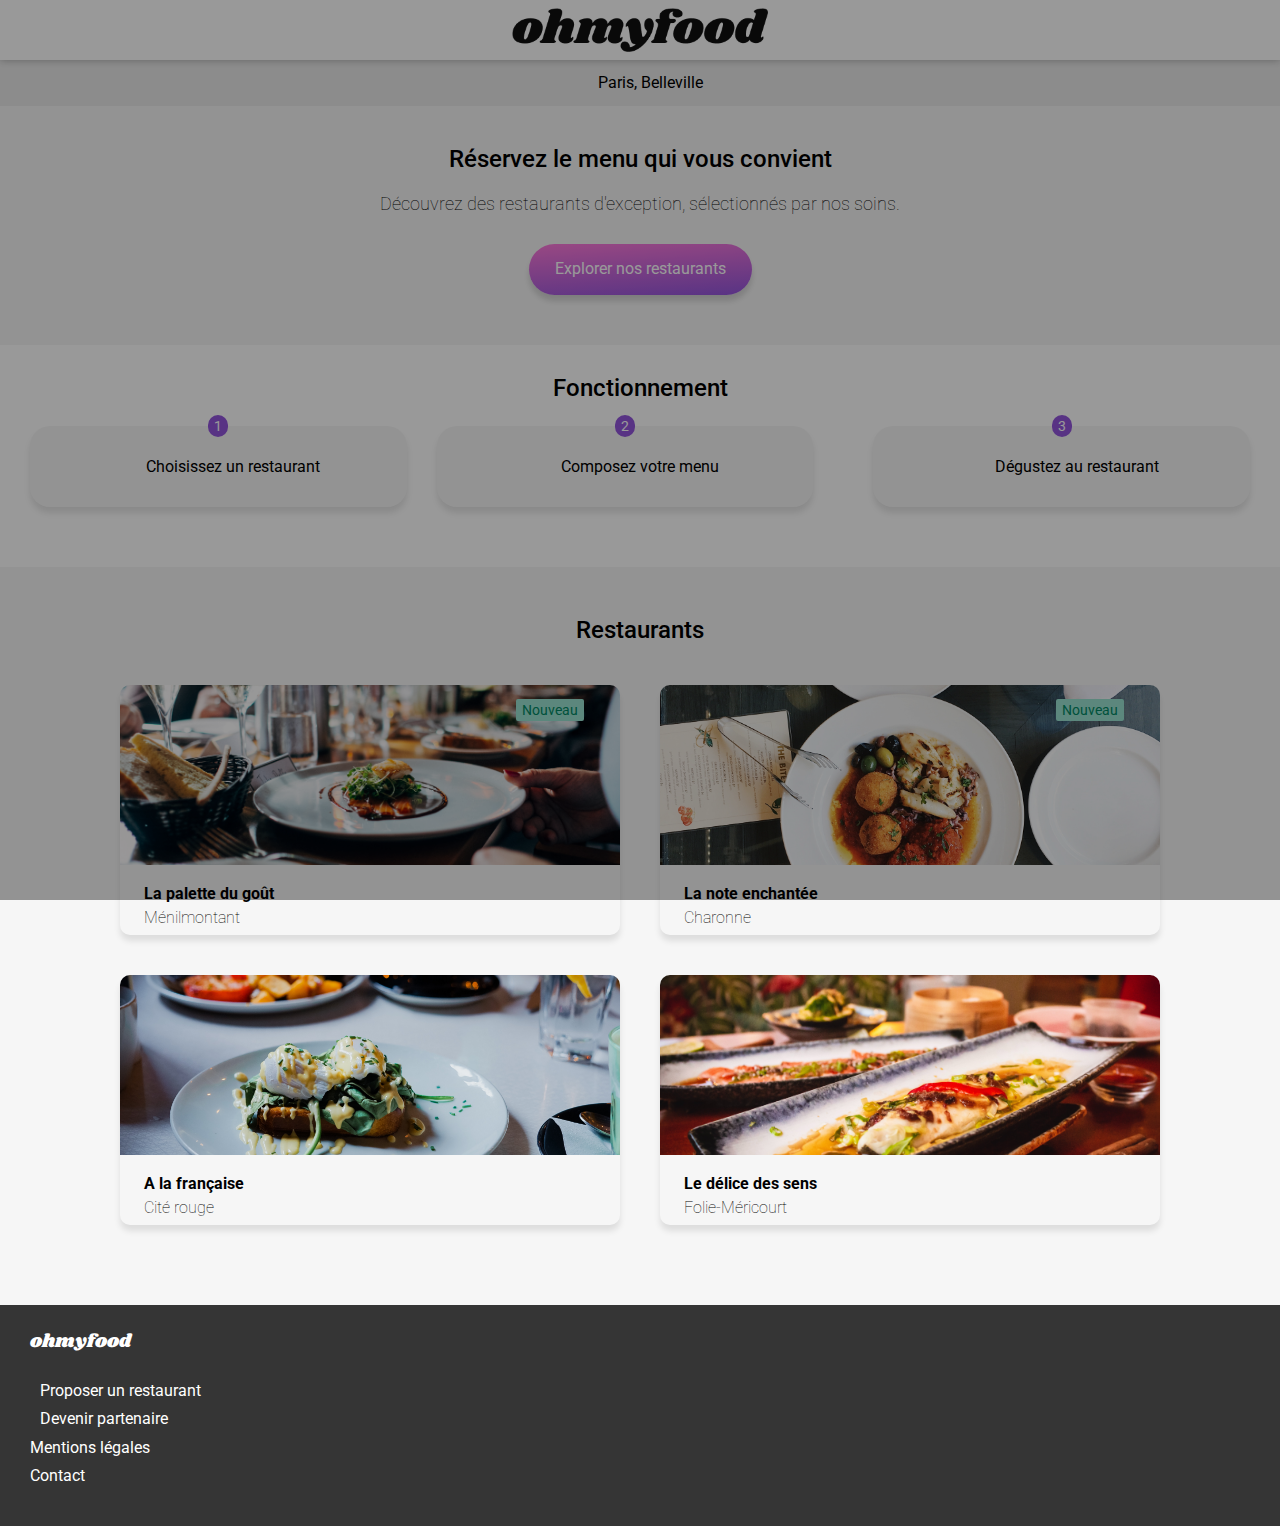
<file: index.html>
<!DOCTYPE html>
<html lang="fr">

<head>
    <meta charset="UTF-8"/>
    <meta name="viewport" content="width=device-width, initial-scale=1">
    <title>ohmyfood</title>
    <link rel="stylesheet" href="https://pro.fontawesome.com/releases/v5.10.0/css/all.css"
          integrity="sha384-AYmEC3Yw5cVb3ZcuHtOA93w35dYTsvhLPVnYs9eStHfGJvOvKxVfELGroGkvsg+p" crossorigin="anonymous"/>
    <link rel="preconnect" href="https://fonts.googleapis.com">
    <link rel="preconnect" href="https://fonts.gstatic.com" crossorigin>
    <link href="https://fonts.googleapis.com/css2?family=Roboto:wght@100;400;500;900&family=Shrikhand&display=swap"
          rel="stylesheet">
    <link rel="stylesheet" href="css/styles.css"/>
    <link rel="stylesheet" href="css/accueil.css"/>
</head>

<body>
<div class="loader-overlay">
    <div class="loader"></div>
</div>

<header>
    <nav class="navbar">
        <img class="logo" src="images/logo/ohmyfood.png" alt="logo">
    </nav>

    <div class="location"><i class="fas fa-map-marker-alt"></i>Paris, Belleville</div>

    <div class="description">
        <p class="text-2xl">Réservez le menu qui vous convient</p>
        <p class="text-xl">Découvrez des restaurants d'exception, sélectionnés par nos soins.</p>
        <button class="btn btn--primary" type="button">Explorer nos restaurants</button>
    </div>
</header>

<main>
    <div class="functioning">
        <p class="text-2xl">Fonctionnement</p>
        <div class="list">
            <div class="card card--more-rounded">
                <div class="card__body">
                    <span class="badge">1</span>
                    <p><i class="fas fa-mobile-alt"></i> Choisissez un restaurant</p>
                </div>
            </div>
            <div class="card card--more-rounded">
                <div class="card__body">
                    <span class="badge">2</span>
                    <p><i class="fas fa-list-ul"></i> Composez votre menu</p>
                </div>
            </div>
            <div class="card card--more-rounded">
                <div class="card__body">
                    <span class="badge">3</span>
                    <p><i class="fas fa-store"></i> Dégustez au restaurant</p>
                </div>
            </div>
        </div>
    </div>

    <div class="restaurants">
        <p class="text-2xl">Restaurants</p>
        <div class="list">
            <div class="card">
                <span class="badge">Nouveau</span>
                <img src="images/restaurants/jay-wennington-N_Y88TWmGwA-unsplash.jpg" alt="La palette du goût">
                <div class="card__body">
                    <div class="text-l">
                        <strong>La palette du goût</strong>
                        <p>Ménilmontant</p>
                    </div>
                    <i class="far fa-heart fade-in"></i>
                </div>
                <a href="../joellemantey_3_16112021/la-palette-du-gout.html"></a>
            </div>

            <div class="card">
                <span class="badge">Nouveau</span>
                <img src="images/restaurants/stil-u2Lp8tXIcjw-unsplash.jpg" alt="La palette du goût">
                <div class="card__body">
                    <div class="text-l">
                        <strong>La note enchantée</strong>
                        <p>Charonne</p>
                    </div>
                    <i class="far fa-heart fade-in"></i>
                </div>
                <a href="la-note-enchantee.html"></a>
            </div>

            <div class="card">
                <img src="images/restaurants/toa-heftiba-DQKerTsQwi0-unsplash.jpg" alt="La palette du goût">
                <div class="card__body">
                    <div class="text-l">
                        <strong>A la française</strong>
                        <p>Cité rouge</p>
                    </div>
                    <i class="far fa-heart fade-in"></i>
                </div>
                <a href="a-la-francaise.html"></a>
            </div>

            <div class="card">
                <img src="images/restaurants/louis-hansel-shotsoflouis-qNBGVyOCY8Q-unsplash.jpg"
                     alt="La palette du goût">
                <div class="card__body">
                    <div class="text-l">
                        <strong>Le délice des sens</strong>
                        <p>Folie-Méricourt</p>
                    </div>
                    <i class="far fa-heart fade-in"></i>
                </div>
                <a href="le-delice-des-sens.html"></a>
            </div>
        </div>
    </div>
</main>

<footer>
    <div class="footer">
        <h3>ohmyfood</h3>
        <nav>
            <ul>
                <li><i class="fas fa-utensils"></i><a href="#proposer-un-restaurant">Proposer un restaurant</a></li>
                <li><i class="fas fa-hands-helping"></i><a href="#devenir-partenaire">Devenir partenaire</a></li>
                <li><a href="#mentions-legales">Mentions légales</a></li>
                <li><a href="mailto:contact@ohmyfood.com?">Contact</a></li>
            </ul>
        </nav>
    </div>
</footer>
</body>

</html>
</file>
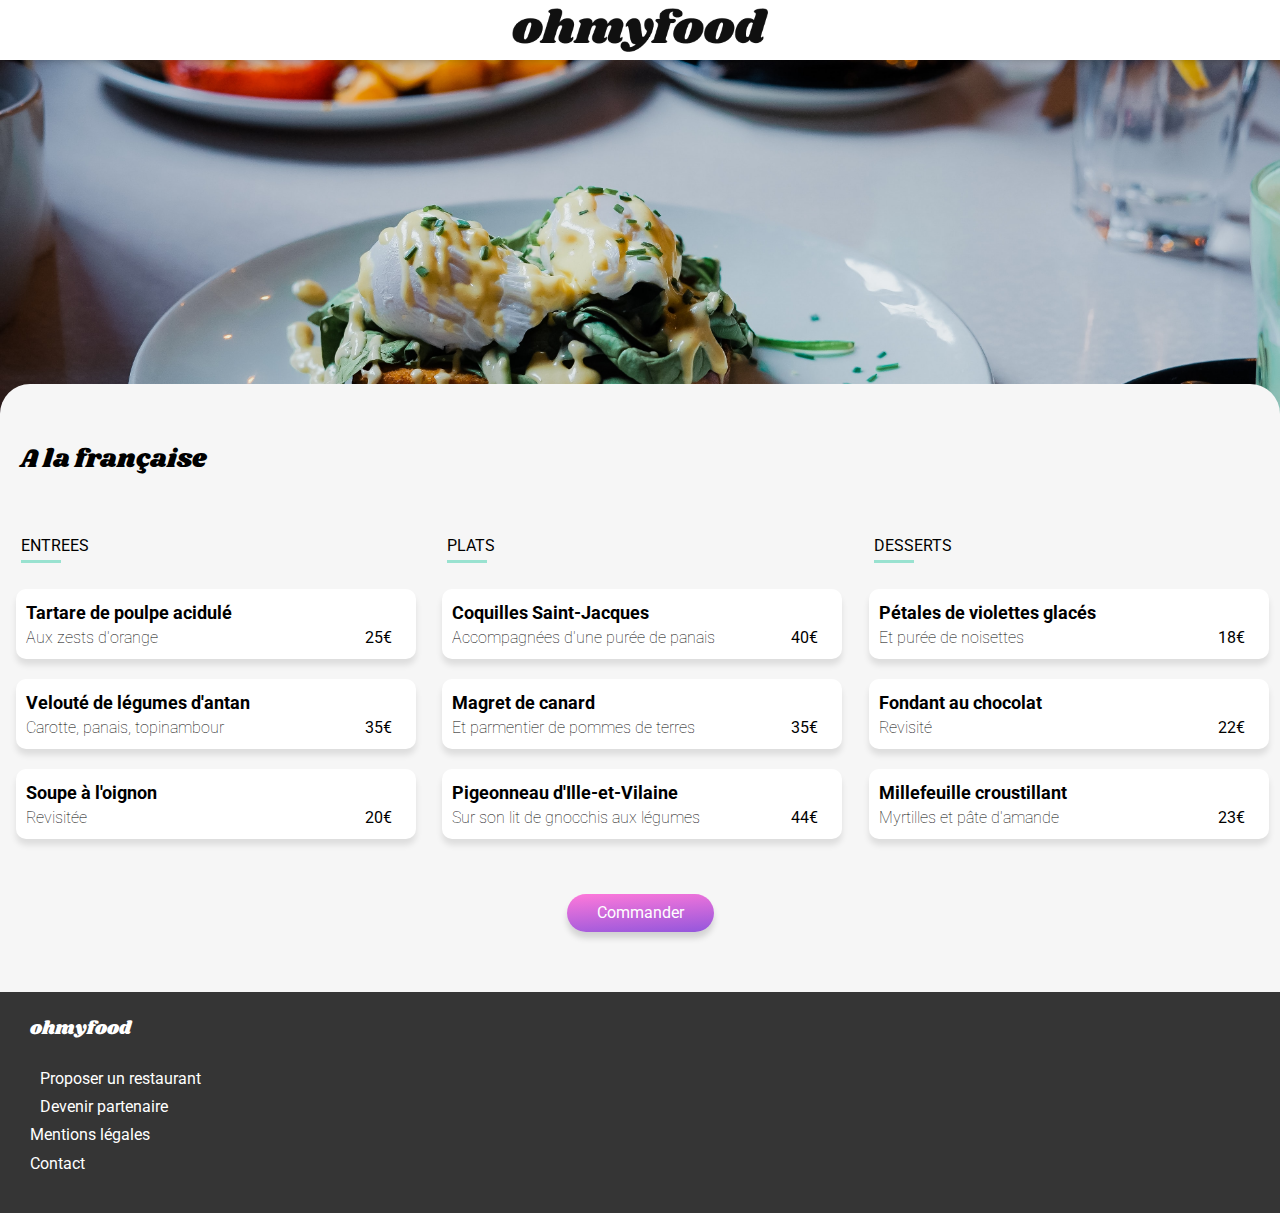
<file: a-la-francaise.html>
<!DOCTYPE html>
<html lang="fr">

<head>
    <meta charset="UTF-8"/>
    <meta name="viewport" content="width=device-width, initial-scale=1">
    <title>alafrancaise</title>
    <link rel="stylesheet" href="https://pro.fontawesome.com/releases/v5.10.0/css/all.css"
          integrity="sha384-AYmEC3Yw5cVb3ZcuHtOA93w35dYTsvhLPVnYs9eStHfGJvOvKxVfELGroGkvsg+p" crossorigin="anonymous"/>
    <link rel="preconnect" href="https://fonts.googleapis.com">
    <link rel="preconnect" href="https://fonts.gstatic.com" crossorigin>
    <link href="https://fonts.googleapis.com/css2?family=Roboto:wght@100;400;500;900&family=Shrikhand&display=swap"
          rel="stylesheet">
    <link rel="stylesheet" href="css/styles.css"/>
    <link rel="stylesheet" href="css/restaurants.css"/>
</head>

<body>
<header>
    <nav class="navbar">
        <a href="index.html" class="return"><i class="fas fa-arrow-left"></i></a>
        <img class="logo" src="images/logo/ohmyfood.png" alt="logo">
    </nav>
</header>

<div>
    <img class="reception" src="images/restaurants/toa-heftiba-DQKerTsQwi0-unsplash.jpg" alt="alafrancaise">
</div>

<section class="dish-restaurants">
    <h3 class="text-2xl">A la française<i class="far fa-heart fade-in"></i></h3>

    <div class="details">
        <div class="card-block">
            <p class="title">ENTREES</p>


            <div class="card">
                <div class="card__body">
                    <div class="text-xl">
                        <strong>Tartare de poulpe acidulé</strong>
                        <p>Aux zests d'orange</p>
                    </div>
                    <div class="tarif">25€</div>
                    <div class="check">
                        <i class="fas fa-check-circle text-2xl"></i>
                    </div>
                </div>
            </div>

            <div class="card">
                <div class="card__body">
                    <div class="text-xl">
                        <strong class="overflow-ellipsis">Velouté de légumes d'antan</strong>
                        <p class="overflow-ellipsis">Carotte, panais, topinambour</p>
                    </div>
                    <div class="tarif">35€</div>
                    <div class="check">
                        <i class="fas fa-check-circle text-2xl"></i>
                    </div>
                </div>
            </div>

            <div class="card">
                <div class="card__body">
                    <div class="text-xl">
                        <strong class="overflow-ellipsis">Soupe à l'oignon</strong>
                        <p class="overflow-ellipsis">Revisitée</p>
                    </div>
                    <div class="tarif">20€</div>
                    <div class="check">
                        <i class="fas fa-check-circle text-2xl"></i>
                    </div>
                </div>
            </div>
        </div>

        <div class="card-block">
            <p class="title">PLATS</p>

            <div class="card">
                <div class="card__body">
                    <div class="text-xl">
                        <strong class="overflow-ellipsis">Coquilles Saint-Jacques</strong>
                        <p class="overflow-ellipsis">Accompagnées d'une purée de panais</p>
                    </div>
                    <div class="tarif">40€</div>
                    <div class="check">
                        <i class="fas fa-check-circle text-2xl"></i>
                    </div>
                </div>
            </div>

            <div class="card">
                <div class="card__body">
                    <div class="text-xl">
                        <strong class="overflow-ellipsis">Magret de canard</strong>
                        <p class="overflow-ellipsis">Et parmentier de pommes de terres</p>
                    </div>
                    <div class="tarif">35€</div>
                    <div class="check">
                        <i class="fas fa-check-circle text-2xl"></i>
                    </div>
                </div>
            </div>

            <div class="card">
                <div class="card__body">
                    <div class="text-xl">
                        <strong class="overflow-ellipsis">Pigeonneau d'Ille-et-Vilaine</strong>
                        <p class="overflow-ellipsis">Sur son lit de gnocchis aux légumes</p>
                    </div>
                    <div class="tarif">44€</div>
                    <div class="check">
                        <i class="fas fa-check-circle text-2xl"></i>
                    </div>
                </div>
            </div>
        </div>

        <div class="card-block">
            <p class="title">DESSERTS</p>

            <div class="card">
                <div class="card__body">
                    <div class="text-xl">
                        <strong class="overflow-ellipsis">Pétales de violettes glacés</strong>
                        <p class="overflow-ellipsis">Et purée de noisettes</p>
                    </div>
                    <div class="tarif">18€</div>
                    <div class="check">
                        <i class="fas fa-check-circle text-2xl"></i>
                    </div>
                </div>
            </div>

            <div class="card">
                <div class="card__body">
                    <div class="text-xl">
                        <strong class="overflow-ellipsis">Fondant au chocolat</strong>
                        <p class="overflow-ellipsis">Revisité</p>
                    </div>
                    <div class="tarif">22€</div>
                    <div class="check">
                        <i class="fas fa-check-circle text-2xl"></i>
                    </div>
                </div>
            </div>

            <div class="card">
                <div class="card__body">
                    <div class="text-xl">
                        <strong class="overflow-ellipsis">Millefeuille croustillant</strong>
                        <p class="overflow-ellipsis">Myrtilles et pâte d'amande</p>
                    </div>
                    <div class="tarif">23€</div>
                    <div class="check">
                        <i class="fas fa-check-circle text-2xl"></i>
                    </div>
                </div>
            </div>
        </div>
    </div>

    <div class="btn-order">
        <button class="btn btn--primary" type="button">Commander</button>
    </div>

</section>

<footer>
    <div class="footer">
        <h3>ohmyfood</h3>
        <nav>
            <ul>
                <li><i class="fas fa-utensils"></i><a href="#proposer-un-restaurant">Proposer un restaurant</a></li>
                <li><i class="fas fa-hands-helping"></i><a href="#devenir-partenaire">Devenir partenaire</a></li>
                <li><a href="#mentions-legales">Mentions légales</a></li>
                <li><a href="mailto:contact@ohmyfood.com?">Contact</a></li>
            </ul>
        </nav>
    </div>
</footer>
</body>

</html>
</file>
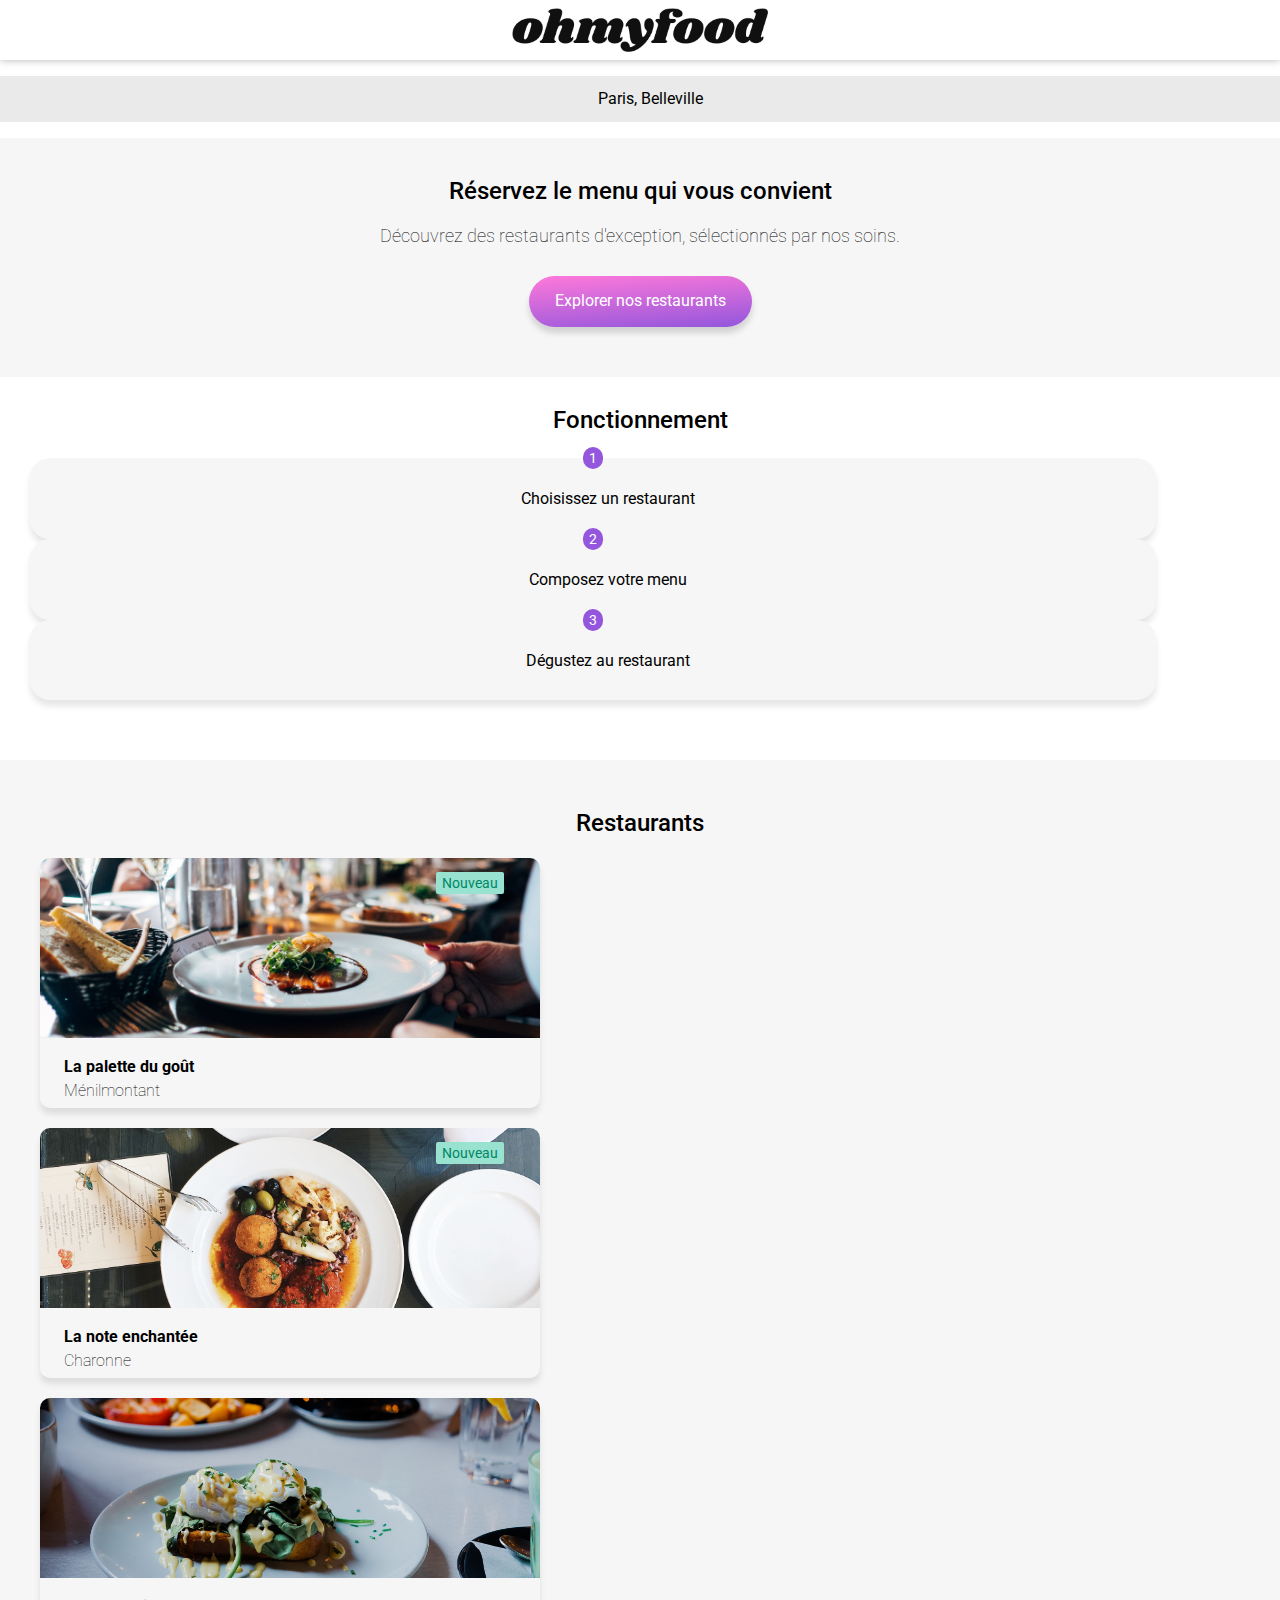
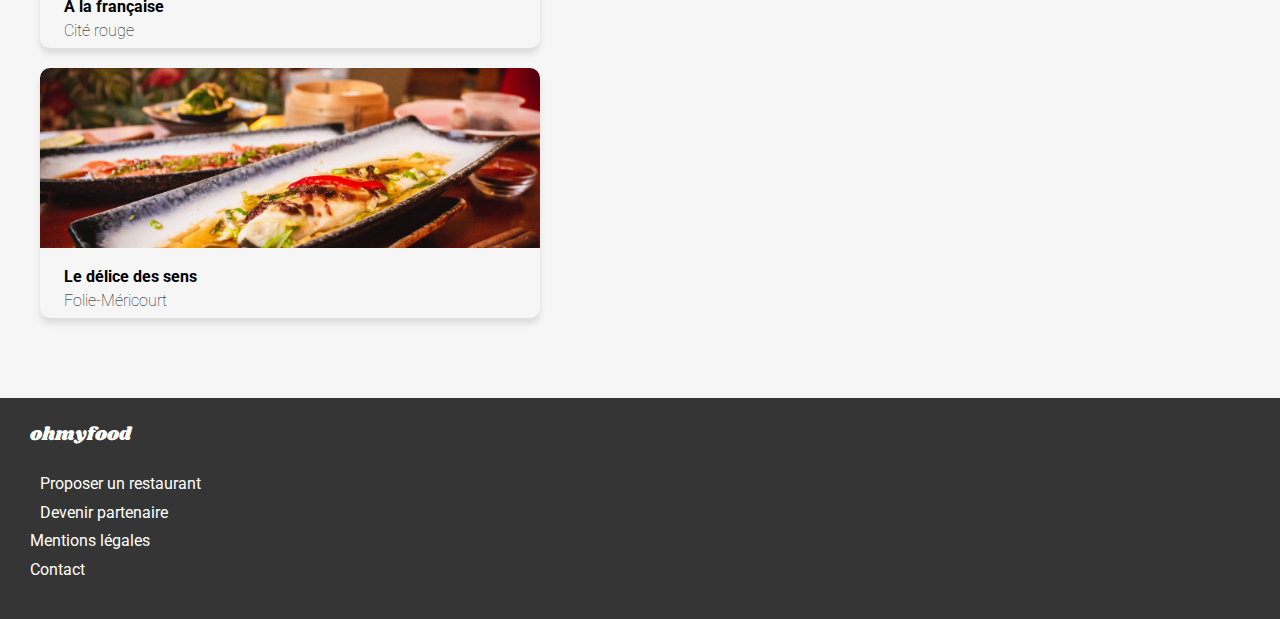
<file: accueil.html>
<!DOCTYPE html>
<html lang="fr">

<head>
    <meta charset="UTF-8" />
    <meta name="viewport" content="width=device-width, initial-scale=1">
    <title>ohmyfood</title>
    <link rel="stylesheet" href="https://pro.fontawesome.com/releases/v5.10.0/css/all.css"
        integrity="sha384-AYmEC3Yw5cVb3ZcuHtOA93w35dYTsvhLPVnYs9eStHfGJvOvKxVfELGroGkvsg+p" crossorigin="anonymous" />
    <link rel="preconnect" href="https://fonts.googleapis.com">
    <link rel="preconnect" href="https://fonts.gstatic.com" crossorigin>
    <link href="https://fonts.googleapis.com/css2?family=Roboto:wght@100;400;500;900&family=Shrikhand&display=swap"
        rel="stylesheet">
    <link rel="stylesheet" href="css/styles.css" />
    <link rel="stylesheet" href="css/accueil.css" />
</head>

<body>
    <header>
        <nav class="navbar">
            <img class="logo" src="images/logo/ohmyfood.png" alt="logo">
        </nav>

        <p class="location"><i class="fas fa-map-marker-alt"></i>Paris, Belleville</p>

        <div class="description">
            <p class="text-2xl">Réservez le menu qui vous convient</p>
            <p class="text-xl">Découvrez des restaurants d'exception, sélectionnés par nos soins.</p>
            <button class="btn btn--primary" type="button">Explorer nos restaurants</button>
        </div>
    </header>

    <section class="functioning">
        <p class="text-2xl">Fonctionnement</p>
        <div>
            <article class="card card--more-rounded">
                <div class="card__body">
                    <span class="badge">1</span>
                    <p><i class="fas fa-mobile-alt"></i> Choisissez un restaurant</p>
                </div>
            </article>
            <article class="card card--more-rounded">
                <div class="card__body">
                    <span class="badge">2</span>
                    <p><i class="fas fa-list-ul"></i> Composez votre menu</p>
                </div>
            </article>
            <article class="card card--more-rounded">
                <div class="card__body">
                    <span class="badge">3</span>
                    <p><i class="fas fa-store"></i> Dégustez au restaurant</p>
                </div>
            </article>
        </div>
    </section>

    <section class="restaurants">
        <p class="text-2xl">Restaurants</p>
        <article class="card">
            <span class="badge">Nouveau</span>
            <img src="images/restaurants/jay-wennington-N_Y88TWmGwA-unsplash.jpg" alt="La palette du goût">
            <div class="card__body">
                <div class="text-l">
                    <strong>La palette du goût</strong>
                    <p>Ménilmontant</p>
                </div>
                    <i class="far fa-heart"></i>
            </div>
        </article>

        <article class="card">
            <span class="badge">Nouveau</span>
            <img src="images/restaurants/stil-u2Lp8tXIcjw-unsplash.jpg" alt="La palette du goût">
            <div class="card__body">
                <div class="text-l">
                    <strong>La note enchantée</strong>
                    <p>Charonne</p>
                </div>
                <i class="far fa-heart"></i>
            </div>
        </article>
        <article class="card">
            <img src="images/restaurants/toa-heftiba-DQKerTsQwi0-unsplash.jpg" alt="La palette du goût">
            <div class="card__body">
                <div class="text-l">
                    <strong>A la française</strong>
                    <p>Cité rouge</p>
                </div>
                <i class="far fa-heart"></i>
            </div>
        </article>
        <article class="card">
            <img src="images/restaurants/louis-hansel-shotsoflouis-qNBGVyOCY8Q-unsplash.jpg" alt="La palette du goût">
            <div class="card__body">
                <div class="text-l">
                    <strong>Le délice des sens</strong>
                    <p>Folie-Méricourt</p>
                </div>
                <i class="far fa-heart"></i>
            </div>
        </article>
    </section>

    <footer>
        <div class="footer">
            <h3>ohmyfood</h3>
            <nav>
                <ul>
                    <li><i class="fas fa-utensils"></i><a href="#proposer-un-restaurant">Proposer un restaurant</a></li>
                    <li><i class="fas fa-hands-helping"></i><a href="#devenir-partenaire">Devenir partenaire</a></li>
                    <li><a href="#mentions-legales">Mentions légales</a></li>
                    <li><a href="mailto:contact@ohmyfood.com?subject=Prise de contact">Contact</a></li>
                </ul>
            </nav>
        </div>
    </footer>
</body>

</html>
</file>
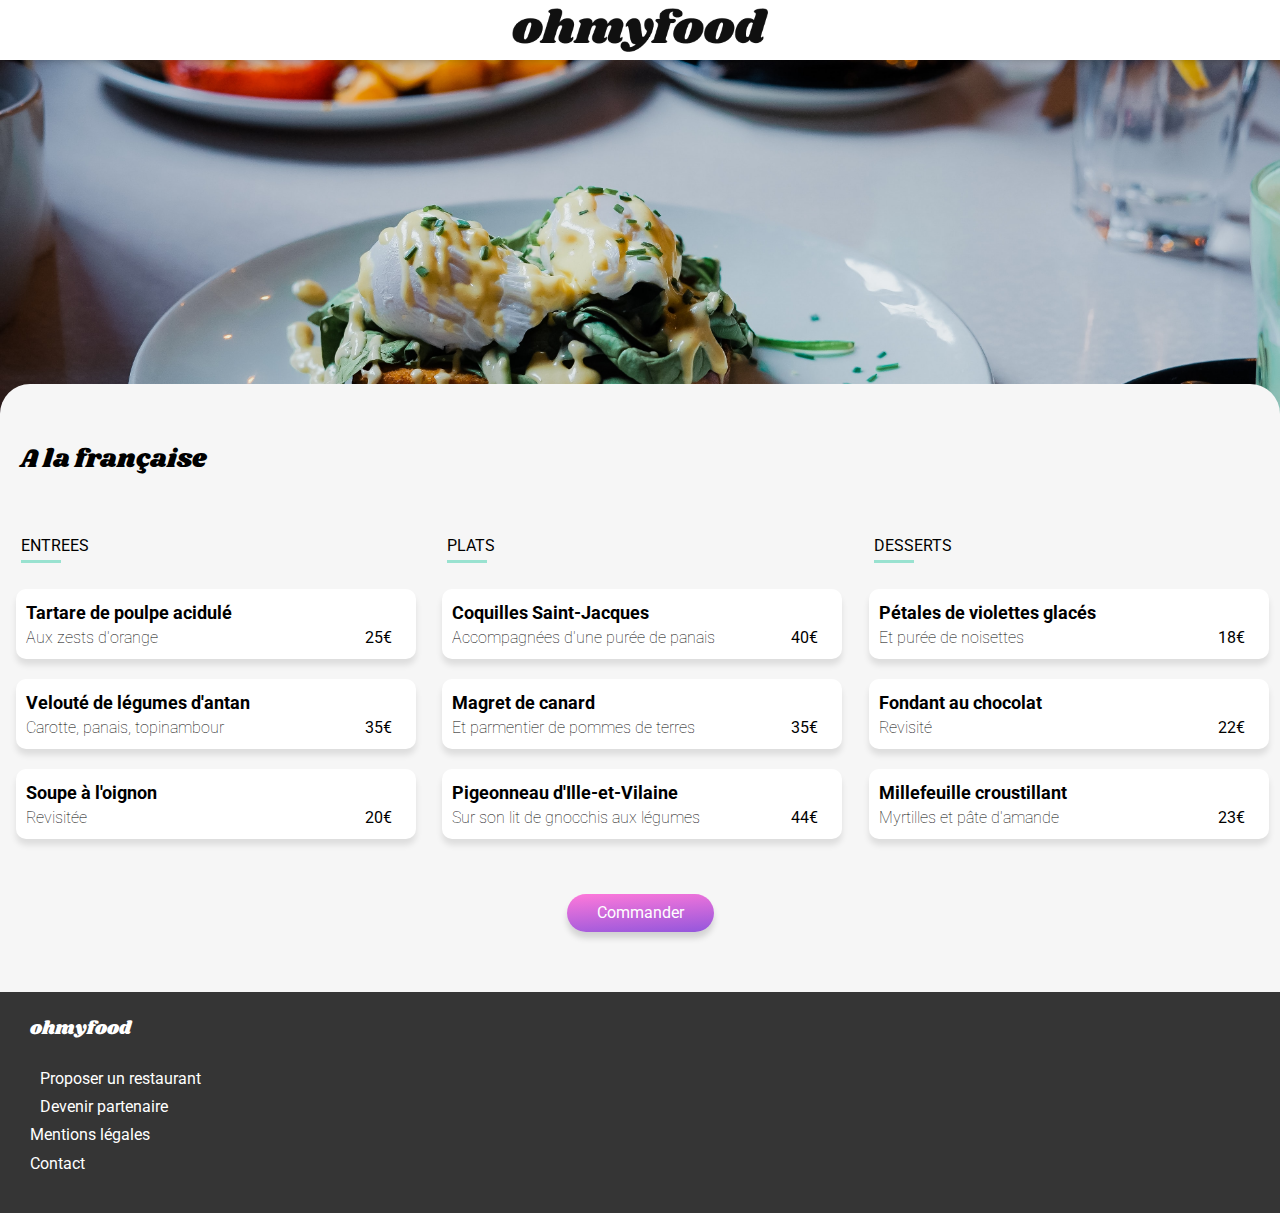
<file: alafrancaise.html>
<!DOCTYPE html>
<html lang="fr">

<head>
    <meta charset="UTF-8"/>
    <meta name="viewport" content="width=device-width, initial-scale=1">
    <title>alafrancaise</title>
    <link rel="stylesheet" href="https://pro.fontawesome.com/releases/v5.10.0/css/all.css"
          integrity="sha384-AYmEC3Yw5cVb3ZcuHtOA93w35dYTsvhLPVnYs9eStHfGJvOvKxVfELGroGkvsg+p" crossorigin="anonymous"/>
    <link rel="preconnect" href="https://fonts.googleapis.com">
    <link rel="preconnect" href="https://fonts.gstatic.com" crossorigin>
    <link href="https://fonts.googleapis.com/css2?family=Roboto:wght@100;400;500;900&family=Shrikhand&display=swap"
          rel="stylesheet">
    <link rel="stylesheet" href="css/styles.css"/>
    <link rel="stylesheet" href="css/restaurants.css"/>
</head>

<body>
<header>
    <nav class="navbar">
        <div class="return">
            <a href="index.html"><i class="fas fa-arrow-left"></i></a>
        </div>
        <img class="logo" src="images/logo/ohmyfood.png" alt="logo">
    </nav>
</header>

<section>
    <img class="reception" src="images/restaurants/toa-heftiba-DQKerTsQwi0-unsplash.jpg" alt="alafrancaise">
</section>

<section class="dish-restaurants">
    <h3 class="text-2xl">A la française<i class="far fa-heart fade-in"></i></h3>

    <div class="details">
        <div class="card-block">
            <p class="title">ENTREES</p>


            <article class="card">
                <div class="card__body">
                    <div class="text-xl">
                        <strong>Tartare de poulpe acidulé</strong>
                        <p>Aux zests d'orange</p>
                    </div>
                    <div class="tarif">25€</div>
                    <div class="check">
                        <i class="fas fa-check-circle text-2xl"></i>
                    </div>
                </div>
            </article>

            <article class="card">
                <div class="card__body">
                    <div class="text-xl">
                        <strong class="overflow-ellipsis">Velouté de légumes d'antan</strong>
                        <p class="overflow-ellipsis">Carotte, panais, topinambour</p>
                    </div>
                    <div class="tarif">35€</div>
                    <div class="check">
                        <i class="fas fa-check-circle text-2xl"></i>
                    </div>
                </div>
            </article>

            <article class="card">
                <div class="card__body">
                    <div class="text-xl">
                        <strong class="overflow-ellipsis">Soupe à l'oignon</strong>
                        <p class="overflow-ellipsis">Revisitée</p>
                    </div>
                    <div class="tarif">20€</div>
                    <div class="check">
                        <i class="fas fa-check-circle text-2xl"></i>
                    </div>
                </div>
            </article>
        </div>

        <div class="card-block">
            <p class="title">PLATS</p>

            <article class="card">
                <div class="card__body">
                    <div class="text-xl">
                        <strong class="overflow-ellipsis">Coquilles Saint-Jacques</strong>
                        <p class="overflow-ellipsis">Accompagnées d'une purée de panais</p>
                    </div>
                    <div class="tarif">40€</div>
                    <div class="check">
                        <i class="fas fa-check-circle text-2xl"></i>
                    </div>
                </div>
            </article>

            <article class="card">
                <div class="card__body">
                    <div class="text-xl">
                        <strong class="overflow-ellipsis">Magret de canard</strong>
                        <p class="overflow-ellipsis">Et parmentier de pommes de terres</p>
                    </div>
                    <div class="tarif">35€</div>
                    <div class="check">
                        <i class="fas fa-check-circle text-2xl"></i>
                    </div>
                </div>
            </article>

            <article class="card">
                <div class="card__body">
                    <div class="text-xl">
                        <strong class="overflow-ellipsis">Pigeonneau d'Ille-et-Vilaine</strong>
                        <p class="overflow-ellipsis">Sur son lit de gnocchis aux légumes</p>
                    </div>
                    <div class="tarif">44€</div>
                    <div class="check">
                        <i class="fas fa-check-circle text-2xl"></i>
                    </div>
                </div>
            </article>
        </div>

        <div class="card-block">
            <p class="title">DESSERTS</p>

            <article class="card">
                <div class="card__body">
                    <div class="text-xl">
                        <strong class="overflow-ellipsis">Pétales de violettes glacés</strong>
                        <p class="overflow-ellipsis">Et purée de noisettes</p>
                    </div>
                    <div class="tarif">18€</div>
                    <div class="check">
                        <i class="fas fa-check-circle text-2xl"></i>
                    </div>
                </div>
            </article>

            <article class="card">
                <div class="card__body">
                    <div class="text-xl">
                        <strong class="overflow-ellipsis">Fondant au chocolat</strong>
                        <p class="overflow-ellipsis">Revisité</p>
                    </div>
                    <div class="tarif">22€</div>
                    <div class="check">
                        <i class="fas fa-check-circle text-2xl"></i>
                    </div>
                </div>
            </article>

            <article class="card">
                <div class="card__body">
                    <div class="text-xl">
                        <strong class="overflow-ellipsis">Millefeuille croustillant</strong>
                        <p class="overflow-ellipsis">Myrtilles et pâte d'amande</p>
                    </div>
                    <div class="tarif">23€</div>
                    <div class="check">
                        <i class="fas fa-check-circle text-2xl"></i>
                    </div>
                </div>
            </article>
        </div>
    </div>

    <div class="btn-order">
        <button class="btn btn--primary" type="button">Commander</button>
    </div>

</section>

<footer>
    <div class="footer">
        <h3>ohmyfood</h3>
        <nav>
            <ul>
                <li><i class="fas fa-utensils"></i><a href="#proposer-un-restaurant">Proposer un restaurant</a></li>
                <li><i class="fas fa-hands-helping"></i><a href="#devenir-partenaire">Devenir partenaire</a></li>
                <li><a href="#mentions-legales">Mentions légales</a></li>
                <li><a href="mailto:contact@ohmyfood.com?subject=Prise de contact">Contact</a></li>
            </ul>
        </nav>
    </div>
</footer>
</body>

</html>
</file>
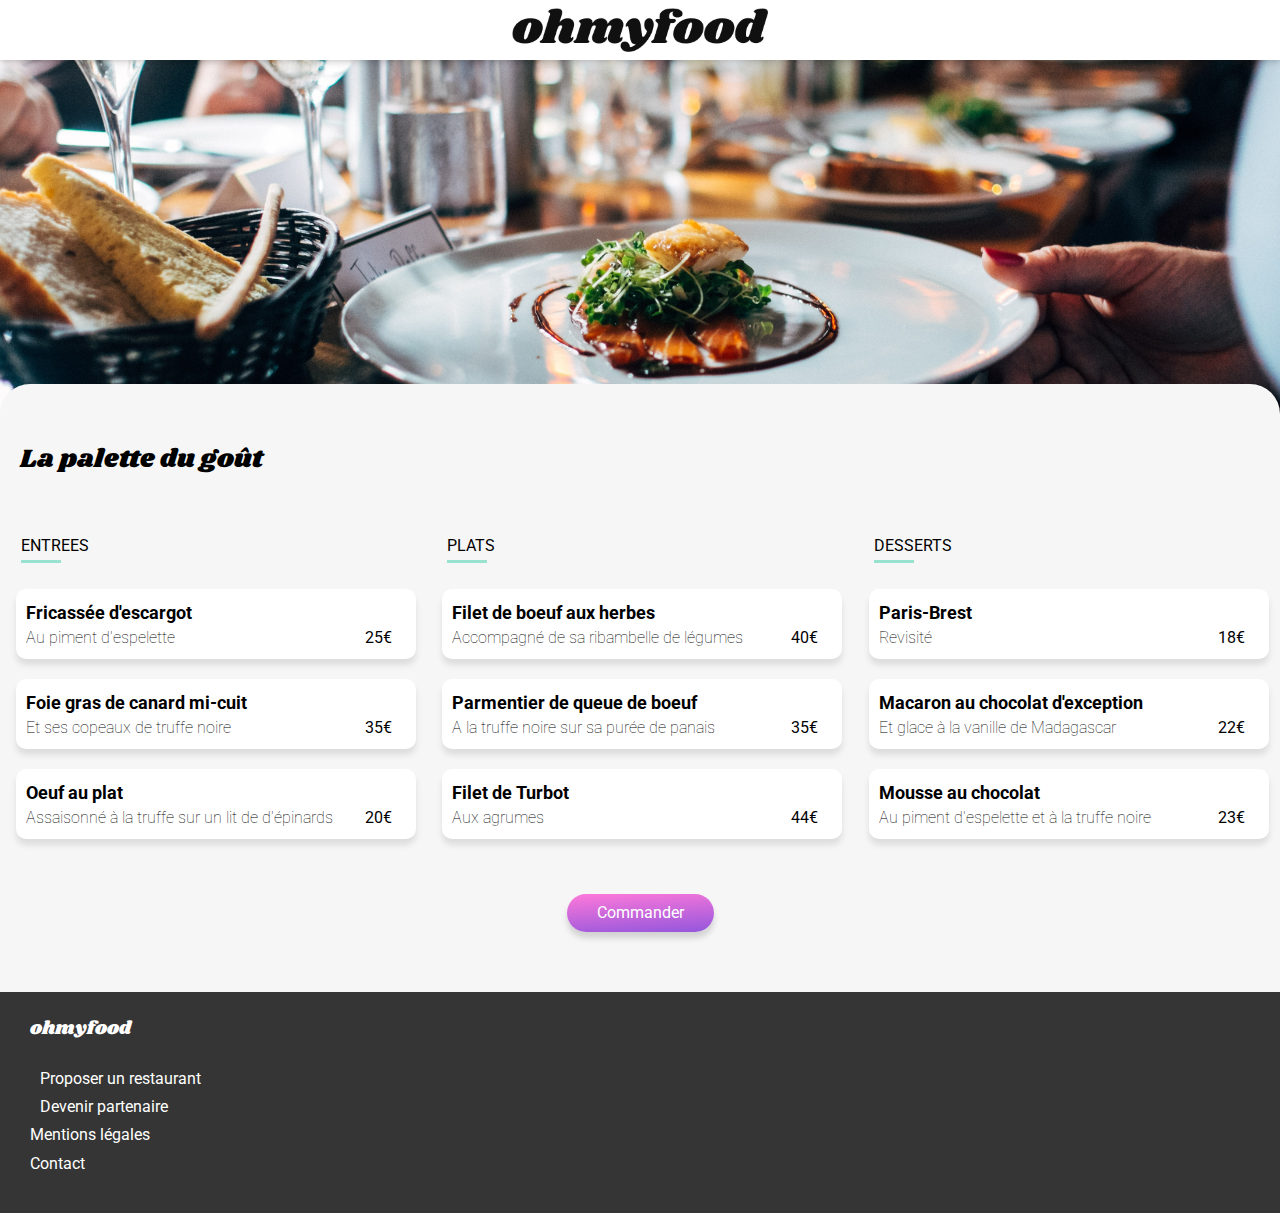
<file: la palette du gout.html>
<!DOCTYPE html>
<html lang="fr">

<head>
    <meta charset="UTF-8"/>
    <meta name="viewport" content="width=device-width, initial-scale=1">
    <title>lapalettedugout</title>
    <link rel="stylesheet" href="https://pro.fontawesome.com/releases/v5.10.0/css/all.css"
          integrity="sha384-AYmEC3Yw5cVb3ZcuHtOA93w35dYTsvhLPVnYs9eStHfGJvOvKxVfELGroGkvsg+p" crossorigin="anonymous"/>
    <link rel="preconnect" href="https://fonts.googleapis.com">
    <link rel="preconnect" href="https://fonts.gstatic.com" crossorigin>
    <link href="https://fonts.googleapis.com/css2?family=Roboto:wght@100;400;500;900&family=Shrikhand&display=swap"
          rel="stylesheet">
    <link rel="stylesheet" href="css/styles.css"/>
    <link rel="stylesheet" href="css/restaurants.css"/>
</head>

<body>
<header>
    <nav class="navbar">
        <div class="return">
            <a href="index.html"><i class="fas fa-arrow-left"></i></a>
        </div>
        <img class="logo" src="images/logo/ohmyfood.png" alt="logo">
    </nav>
</header>

<section>
    <img class="reception" src="images/restaurants/jay-wennington-N_Y88TWmGwA-unsplash.jpg" alt="lapalettedugout">
</section>

<section class="dish-restaurants">
    <h3 class="text-2xl">La palette du goût<i class="far fa-heart"></i></h3>

    <div class="details">
        <div class="card-block">
            <p class="title">ENTREES</p>

            <article class="card">
                <div class="card__body">
                    <div class="text-xl">
                        <strong>Fricassée d'escargot</strong>
                        <p>Au piment d'espelette</p>
                    </div>
                    <div class="tarif">25€</div>
                    <div class="check">
                        <i class="fas fa-check-circle text-2xl"></i>
                    </div>
                </div>
            </article>

            <article class="card">
                <div class="card__body">
                    <div class="text-xl">
                        <strong class="overflow-ellipsis">Foie gras de canard mi-cuit</strong>
                        <p class="overflow-ellipsis">Et ses copeaux de truffe noire</p>
                    </div>
                    <div class="tarif">35€</div>
                    <div class="check">
                        <i class="fas fa-check-circle text-2xl"></i>
                    </div>
                </div>
            </article>

            <article class="card">
                <div class="card__body">
                    <div class="text-xl">
                        <strong class="overflow-ellipsis">Oeuf au plat</strong>
                        <p class="overflow-ellipsis">Assaisonné à la truffe sur un lit de d'épinards</p>
                    </div>
                    <div class="tarif">20€</div>
                    <div class="check">
                        <i class="fas fa-check-circle text-2xl"></i>
                    </div>
                </div>
            </article>
        </div>

        <div class="card-block">
            <p class="title">PLATS</p>

            <article class="card">
                <div class="card__body">
                    <div class="text-xl">
                        <strong class="overflow-ellipsis">Filet de boeuf aux herbes</strong>
                        <p class="overflow-ellipsis">Accompagné de sa ribambelle de légumes</p>
                    </div>
                    <div class="tarif">40€</div>
                    <div class="check">
                        <i class="fas fa-check-circle text-2xl"></i>
                    </div>
                </div>
            </article>

            <article class="card">
                <div class="card__body">
                    <div class="text-xl">
                        <strong class="overflow-ellipsis">Parmentier de queue de boeuf</strong>
                        <p class="overflow-ellipsis">A la truffe noire sur sa purée de panais</p>
                    </div>
                    <div class="tarif">35€</div>
                    <div class="check">
                        <i class="fas fa-check-circle text-2xl"></i>
                    </div>
                </div>
            </article>

            <article class="card">
                <div class="card__body">
                    <div class="text-xl">
                        <strong class="overflow-ellipsis">Filet de Turbot</strong>
                        <p class="overflow-ellipsis">Aux agrumes</p>
                    </div>
                    <div class="tarif">44€</div>
                    <div class="check">
                        <i class="fas fa-check-circle text-2xl"></i>
                    </div>
                </div>
            </article>
        </div>

        <div class="card-block">
            <p class="title">DESSERTS</p>

            <div class="card-block">
                <article class="card">
                    <div class="card__body">
                        <div class="text-xl">
                            <strong class="overflow-ellipsis">Paris-Brest</strong>
                            <p class="overflow-ellipsis">Revisité</p>
                        </div>
                        <div class="tarif">18€</div>
                        <div class="check">
                            <i class="fas fa-check-circle text-2xl"></i>
                        </div>
                    </div>
                </article>

                <article class="card">
                    <div class="card__body">
                        <div class="text-xl">
                            <strong class="overflow-ellipsis">Macaron au chocolat d'exception</strong>
                            <p class="overflow-ellipsis">Et glace à la vanille de Madagascar</p>
                        </div>
                        <div class="tarif">22€</div>
                        <div class="check">
                            <i class="fas fa-check-circle text-2xl"></i>
                        </div>
                    </div>
                </article>

                <article class="card">
                    <div class="card__body">
                        <div class="text-xl">
                            <strong class="overflow-ellipsis">Mousse au chocolat</strong>
                            <p class="overflow-ellipsis">Au piment d'espelette et à la truffe noire</p>
                        </div>
                        <div class="tarif">23€</div>
                        <div class="check">
                            <i class="fas fa-check-circle text-2xl"></i>
                        </div>
                    </div>
                </article>
            </div>
        </div>
    </div>

    <div class="btn-order">
        <button class="btn btn--primary" type="button">Commander</button>
    </div>

</section>

<footer>
    <div class="footer">
        <h3>ohmyfood</h3>
        <nav>
            <ul>
                <li><i class="fas fa-utensils"></i><a href="#proposer-un-restaurant">Proposer un restaurant</a></li>
                <li><i class="fas fa-hands-helping"></i><a href="#devenir-partenaire">Devenir partenaire</a></li>
                <li><a href="#mentions-legales">Mentions légales</a></li>
                <li><a href="mailto:contact@ohmyfood.com?subject=Prise de contact">Contact</a></li>
            </ul>
        </nav>
    </div>
</footer>
</body>

</html>
</file>
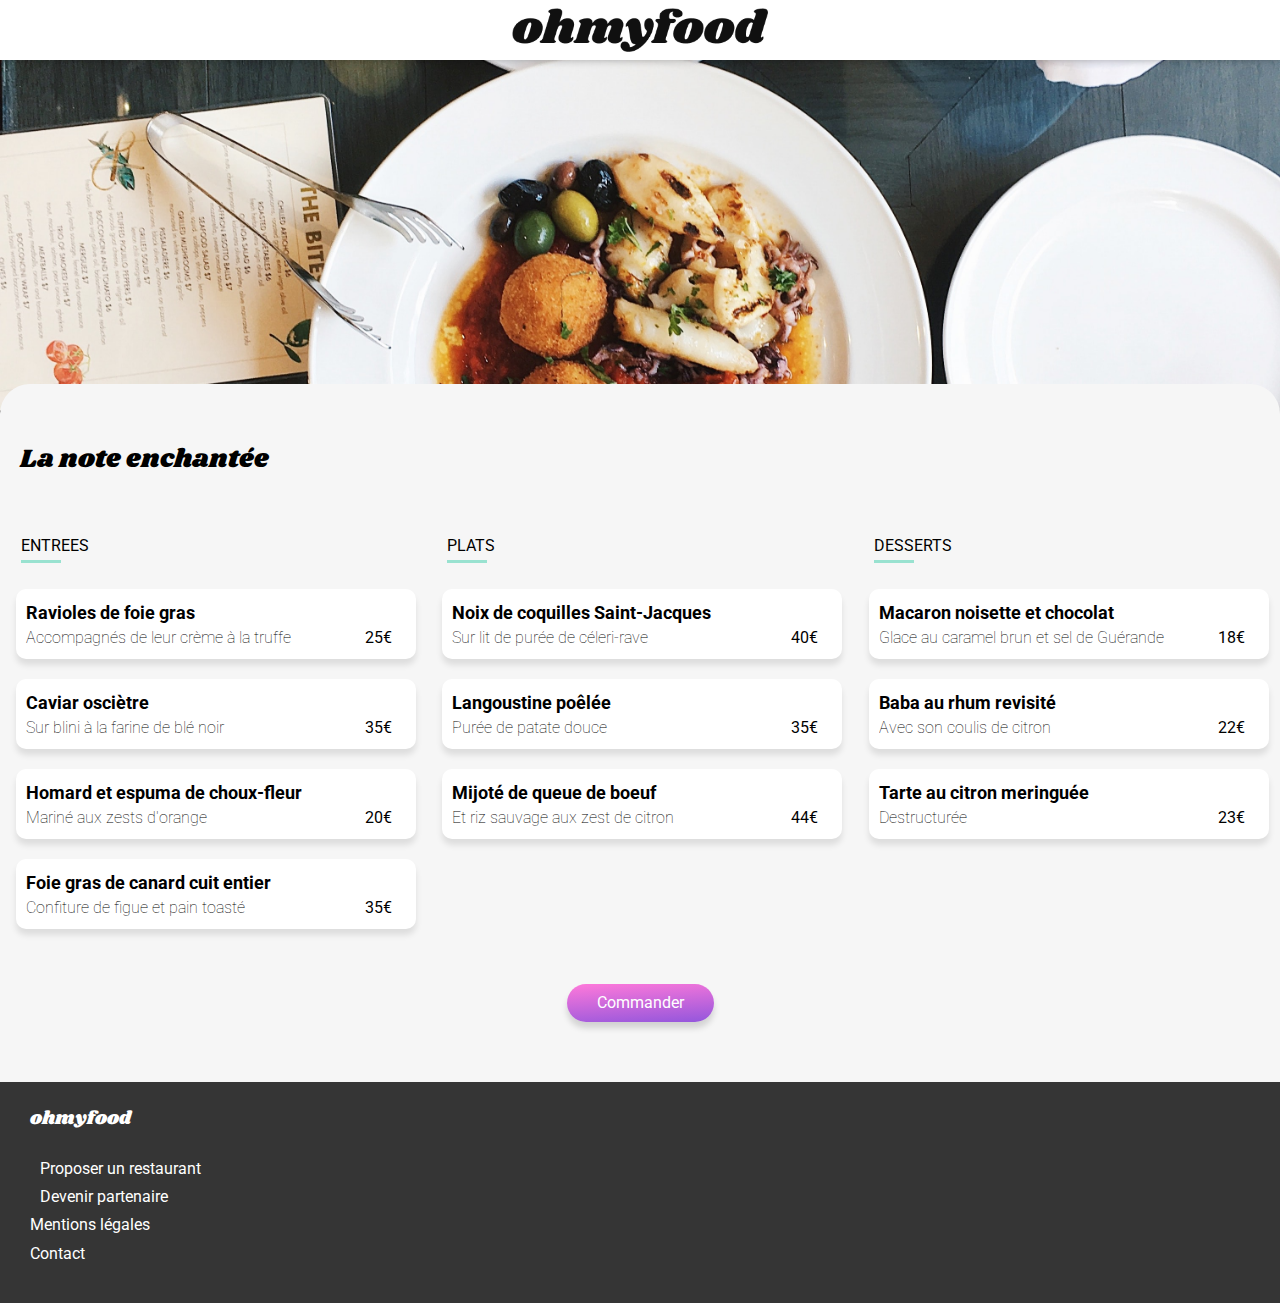
<file: la-note-enchantee.html>
<!DOCTYPE html>
<html lang="fr">

<head>
    <meta charset="UTF-8"/>
    <meta name="viewport" content="width=device-width, initial-scale=1">
    <title>lanoteenchantee</title>
    <link rel="stylesheet" href="https://pro.fontawesome.com/releases/v5.10.0/css/all.css"
          integrity="sha384-AYmEC3Yw5cVb3ZcuHtOA93w35dYTsvhLPVnYs9eStHfGJvOvKxVfELGroGkvsg+p" crossorigin="anonymous"/>
    <link rel="preconnect" href="https://fonts.googleapis.com">
    <link rel="preconnect" href="https://fonts.gstatic.com" crossorigin>
    <link href="https://fonts.googleapis.com/css2?family=Roboto:wght@100;400;500;900&family=Shrikhand&display=swap"
          rel="stylesheet">
    <link rel="stylesheet" href="css/styles.css"/>
    <link rel="stylesheet" href="css/restaurants.css"/>
</head>

<body>
<header>
    <nav class="navbar">
        <a href="index.html" class="return"><i class="fas fa-arrow-left"></i></a>
        <img class="logo" src="images/logo/ohmyfood.png" alt="logo">
    </nav>
</header>

<div>
    <img class="reception" src="images/restaurants/stil-u2Lp8tXIcjw-unsplash.jpg" alt="lanoteenchantee">
</div>

<section class="dish-restaurants">
    <h3 class="text-2xl">La note enchantée<i class="far fa-heart fade-in"></i></h3>

    <div class="details">
        <div class="card-block">
            <p class="title">ENTREES</p>


            <div class="card">
                <div class="card__body">
                    <div class="text-xl">
                        <strong>Ravioles de foie gras</strong>
                        <p>Accompagnés de leur crème à la truffe</p>
                    </div>
                    <div class="tarif">25€</div>
                    <div class="check">
                        <i class="fas fa-check-circle text-2xl"></i>
                    </div>
                </div>
            </div>

            <div class="card">
                <div class="card__body">
                    <div class="text-xl">
                        <strong class="overflow-ellipsis">Caviar osciètre</strong>
                        <p class="overflow-ellipsis">Sur blini à la farine de blé noir</p>
                    </div>
                    <div class="tarif">35€</div>
                    <div class="check">
                        <i class="fas fa-check-circle text-2xl"></i>
                    </div>
                </div>
            </div>

            <div class="card">
                <div class="card__body">
                    <div class="text-xl">
                        <strong class="overflow-ellipsis">Homard et espuma de choux-fleur</strong>
                        <p class="overflow-ellipsis">Mariné aux zests d'orange</p>
                    </div>
                    <div class="tarif">20€</div>
                    <div class="check">
                        <i class="fas fa-check-circle text-2xl"></i>
                    </div>
                </div>
            </div>

            <div class="card">
                <div class="card__body">
                    <div class="text-xl">
                        <strong class="overflow-ellipsis">Foie gras de canard cuit entier</strong>
                        <p class="overflow-ellipsis">Confiture de figue et pain toasté</p>
                    </div>
                    <div class="tarif">35€</div>
                    <div class="check">
                        <i class="fas fa-check-circle text-2xl"></i>
                    </div>
                </div>
            </div>
        </div>

        <div class="card-block">
            <p class="title">PLATS</p>

            <div class="card">
                <div class="card__body">
                    <div class="text-xl">
                        <strong class="overflow-ellipsis">Noix de coquilles Saint-Jacques</strong>
                        <p class="overflow-ellipsis">Sur lit de purée de céleri-rave</p>
                    </div>
                    <div class="tarif">40€</div>
                    <div class="check">
                        <i class="fas fa-check-circle text-2xl"></i>
                    </div>
                </div>
            </div>

            <div class="card">
                <div class="card__body">
                    <div class="text-xl">
                        <strong class="overflow-ellipsis">Langoustine poêlée</strong>
                        <p class="overflow-ellipsis">Purée de patate douce</p>
                    </div>
                    <div class="tarif">35€</div>
                    <div class="check">
                        <i class="fas fa-check-circle text-2xl"></i>
                    </div>
                </div>
            </div>

            <div class="card">
                <div class="card__body">
                    <div class="text-xl">
                        <strong class="overflow-ellipsis">Mijoté de queue de boeuf</strong>
                        <p class="overflow-ellipsis">Et riz sauvage aux zest de citron</p>
                    </div>
                    <div class="tarif">44€</div>
                    <div class="check">
                        <i class="fas fa-check-circle text-2xl"></i>
                    </div>
                </div>
            </div>
        </div>

        <div class="card-block">
            <p class="title">DESSERTS</p>

            <div class="card">
                <div class="card__body">
                    <div class="text-xl">
                        <strong class="overflow-ellipsis">Macaron noisette et chocolat</strong>
                        <p class="overflow-ellipsis">Glace au caramel brun et sel de Guérande</p>
                    </div>
                    <div class="tarif">18€</div>
                    <div class="check">
                        <i class="fas fa-check-circle text-2xl"></i>
                    </div>
                </div>
            </div>

            <div class="card">
                <div class="card__body">
                    <div class="text-xl">
                        <strong class="overflow-ellipsis">Baba au rhum revisité</strong>
                        <p class="overflow-ellipsis">Avec son coulis de citron</p>
                    </div>
                    <div class="tarif">22€</div>
                    <div class="check">
                        <i class="fas fa-check-circle text-2xl"></i>
                    </div>
                </div>
            </div>

            <div class="card">
                <div class="card__body">
                    <div class="text-xl">
                        <strong class="overflow-ellipsis">Tarte au citron meringuée</strong>
                        <p class="overflow-ellipsis">Destructurée</p>
                    </div>
                    <div class="tarif">23€</div>
                    <div class="check">
                        <i class="fas fa-check-circle text-2xl"></i>
                    </div>
                </div>
            </div>
        </div>
    </div>

    <div class="btn-order">
        <button class="btn btn--primary" type="button">Commander</button>
    </div>

</section>

<footer>
    <div class="footer">
        <h3>ohmyfood</h3>
        <nav>
            <ul>
                <li><i class="fas fa-utensils"></i><a href="#proposer-un-restaurant">Proposer un restaurant</a></li>
                <li><i class="fas fa-hands-helping"></i><a href="#devenir-partenaire">Devenir partenaire</a></li>
                <li><a href="#mentions-legales">Mentions légales</a></li>
                <li><a href="mailto:contact@ohmyfood.com?">Contact</a></li>
            </ul>
        </nav>
    </div>
</footer>
</body>

</html>
</file>
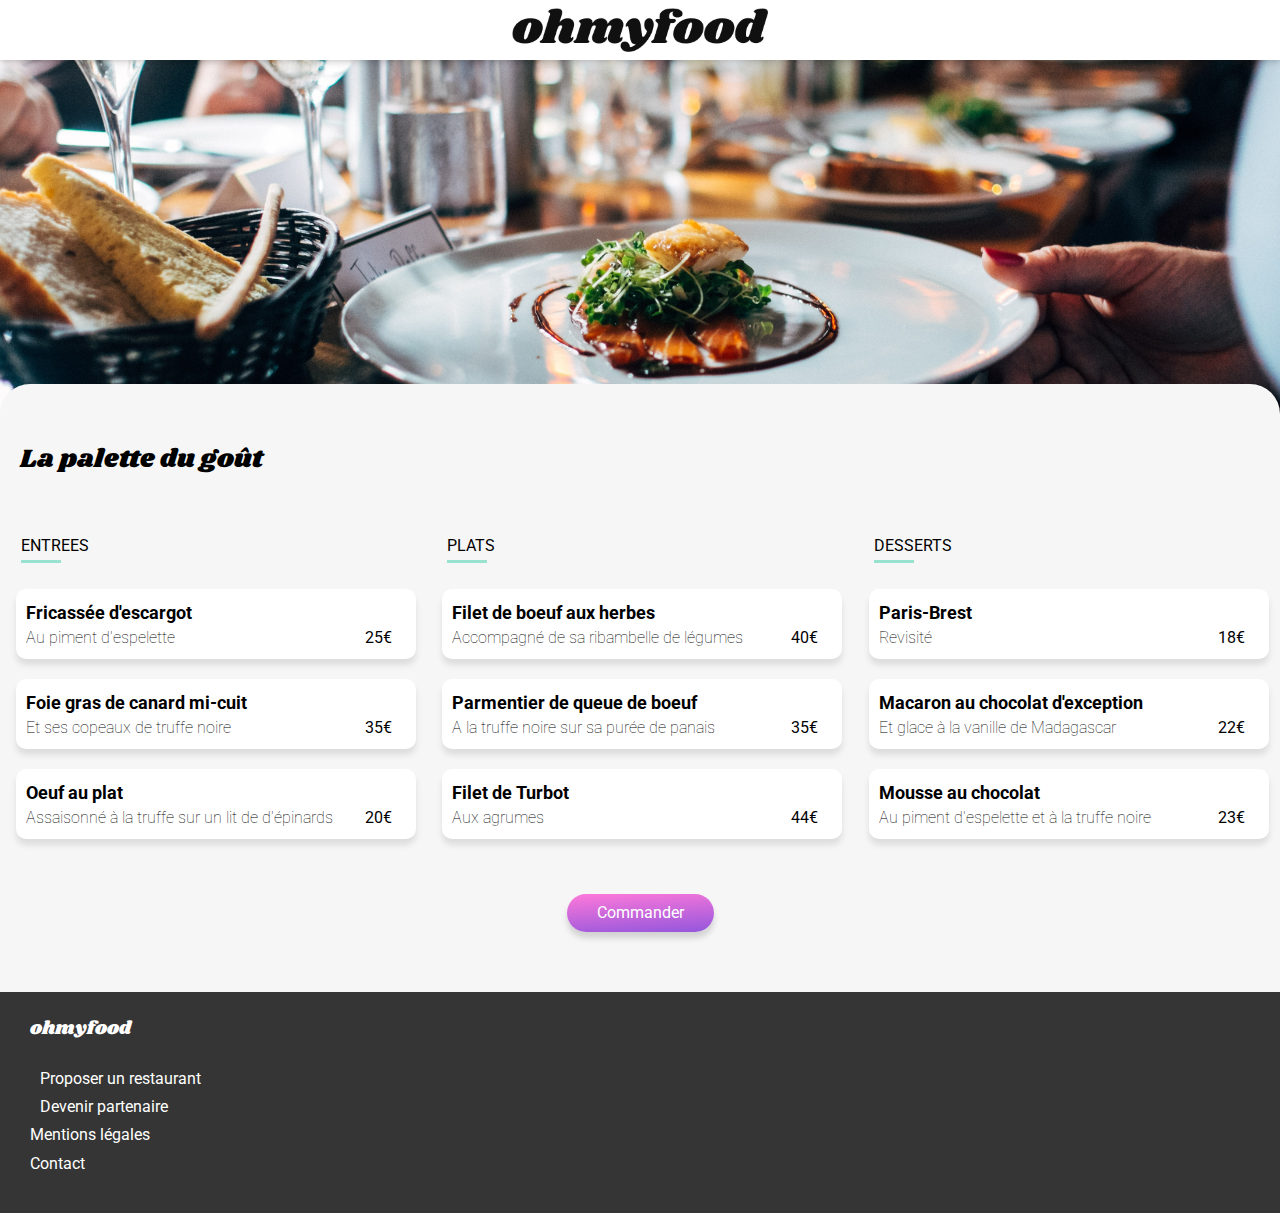
<file: la-palette-du-gout.html>
<!DOCTYPE html>
<html lang="fr">

<head>
    <meta charset="UTF-8"/>
    <meta name="viewport" content="width=device-width, initial-scale=1">
    <title>lapalettedugout</title>
    <link rel="stylesheet" href="https://pro.fontawesome.com/releases/v5.10.0/css/all.css"
          integrity="sha384-AYmEC3Yw5cVb3ZcuHtOA93w35dYTsvhLPVnYs9eStHfGJvOvKxVfELGroGkvsg+p" crossorigin="anonymous"/>
    <link rel="preconnect" href="https://fonts.googleapis.com">
    <link rel="preconnect" href="https://fonts.gstatic.com" crossorigin>
    <link href="https://fonts.googleapis.com/css2?family=Roboto:wght@100;400;500;900&family=Shrikhand&display=swap"
          rel="stylesheet">
    <link rel="stylesheet" href="css/styles.css"/>
    <link rel="stylesheet" href="css/restaurants.css"/>
</head>

<body>
<header>
    <nav class="navbar">
        <a href="index.html" class="return"><i class="fas fa-arrow-left"></i></a>
        <img class="logo" src="images/logo/ohmyfood.png" alt="logo">
    </nav>
</header>

<div>
    <img class="reception" src="images/restaurants/jay-wennington-N_Y88TWmGwA-unsplash.jpg" alt="lapalettedugout">
</div>

<section class="dish-restaurants">
    <h3 class="text-2xl">La palette du goût<i class="far fa-heart"></i></h3>

    <div class="details">
        <div class="card-block">
            <p class="title">ENTREES</p>

            <div class="card">
                <div class="card__body">
                    <div class="text-xl">
                        <strong>Fricassée d'escargot</strong>
                        <p>Au piment d'espelette</p>
                    </div>
                    <div class="tarif">25€</div>
                    <div class="check">
                        <i class="fas fa-check-circle text-2xl"></i>
                    </div>
                </div>
            </div>

            <div class="card">
                <div class="card__body">
                    <div class="text-xl">
                        <strong class="overflow-ellipsis">Foie gras de canard mi-cuit</strong>
                        <p class="overflow-ellipsis">Et ses copeaux de truffe noire</p>
                    </div>
                    <div class="tarif">35€</div>
                    <div class="check">
                        <i class="fas fa-check-circle text-2xl"></i>
                    </div>
                </div>
            </div>

            <div class="card">
                <div class="card__body">
                    <div class="text-xl">
                        <strong class="overflow-ellipsis">Oeuf au plat</strong>
                        <p class="overflow-ellipsis">Assaisonné à la truffe sur un lit de d'épinards</p>
                    </div>
                    <div class="tarif">20€</div>
                    <div class="check">
                        <i class="fas fa-check-circle text-2xl"></i>
                    </div>
                </div>
            </div>
        </div>

        <div class="card-block">
            <p class="title">PLATS</p>

            <div class="card">
                <div class="card__body">
                    <div class="text-xl">
                        <strong class="overflow-ellipsis">Filet de boeuf aux herbes</strong>
                        <p class="overflow-ellipsis">Accompagné de sa ribambelle de légumes</p>
                    </div>
                    <div class="tarif">40€</div>
                    <div class="check">
                        <i class="fas fa-check-circle text-2xl"></i>
                    </div>
                </div>
            </div>

            <div class="card">
                <div class="card__body">
                    <div class="text-xl">
                        <strong class="overflow-ellipsis">Parmentier de queue de boeuf</strong>
                        <p class="overflow-ellipsis">A la truffe noire sur sa purée de panais</p>
                    </div>
                    <div class="tarif">35€</div>
                    <div class="check">
                        <i class="fas fa-check-circle text-2xl"></i>
                    </div>
                </div>
            </div>

            <div class="card">
                <div class="card__body">
                    <div class="text-xl">
                        <strong class="overflow-ellipsis">Filet de Turbot</strong>
                        <p class="overflow-ellipsis">Aux agrumes</p>
                    </div>
                    <div class="tarif">44€</div>
                    <div class="check">
                        <i class="fas fa-check-circle text-2xl"></i>
                    </div>
                </div>
            </div>
        </div>

        <div class="card-block">
            <p class="title">DESSERTS</p>

            <div class="card-block">
                <div class="card">
                    <div class="card__body">
                        <div class="text-xl">
                            <strong class="overflow-ellipsis">Paris-Brest</strong>
                            <p class="overflow-ellipsis">Revisité</p>
                        </div>
                        <div class="tarif">18€</div>
                        <div class="check">
                            <i class="fas fa-check-circle text-2xl"></i>
                        </div>
                    </div>
                </div>

                <div class="card">
                    <div class="card__body">
                        <div class="text-xl">
                            <strong class="overflow-ellipsis">Macaron au chocolat d'exception</strong>
                            <p class="overflow-ellipsis">Et glace à la vanille de Madagascar</p>
                        </div>
                        <div class="tarif">22€</div>
                        <div class="check">
                            <i class="fas fa-check-circle text-2xl"></i>
                        </div>
                    </div>
                </div>

                <div class="card">
                    <div class="card__body">
                        <div class="text-xl">
                            <strong class="overflow-ellipsis">Mousse au chocolat</strong>
                            <p class="overflow-ellipsis">Au piment d'espelette et à la truffe noire</p>
                        </div>
                        <div class="tarif">23€</div>
                        <div class="check">
                            <i class="fas fa-check-circle text-2xl"></i>
                        </div>
                    </div>
                </div>
            </div>
        </div>
    </div>

    <div class="btn-order">
        <button class="btn btn--primary" type="button">Commander</button>
    </div>

</section>

<footer>
    <div class="footer">
        <h3>ohmyfood</h3>
        <nav>
            <ul>
                <li><i class="fas fa-utensils"></i><a href="#proposer-un-restaurant">Proposer un restaurant</a></li>
                <li><i class="fas fa-hands-helping"></i><a href="#devenir-partenaire">Devenir partenaire</a></li>
                <li><a href="#mentions-legales">Mentions légales</a></li>
                <li><a href="mailto:contact@ohmyfood.com?">Contact</a></li>
            </ul>
        </nav>
    </div>
</footer>
</body>

</html>
</file>
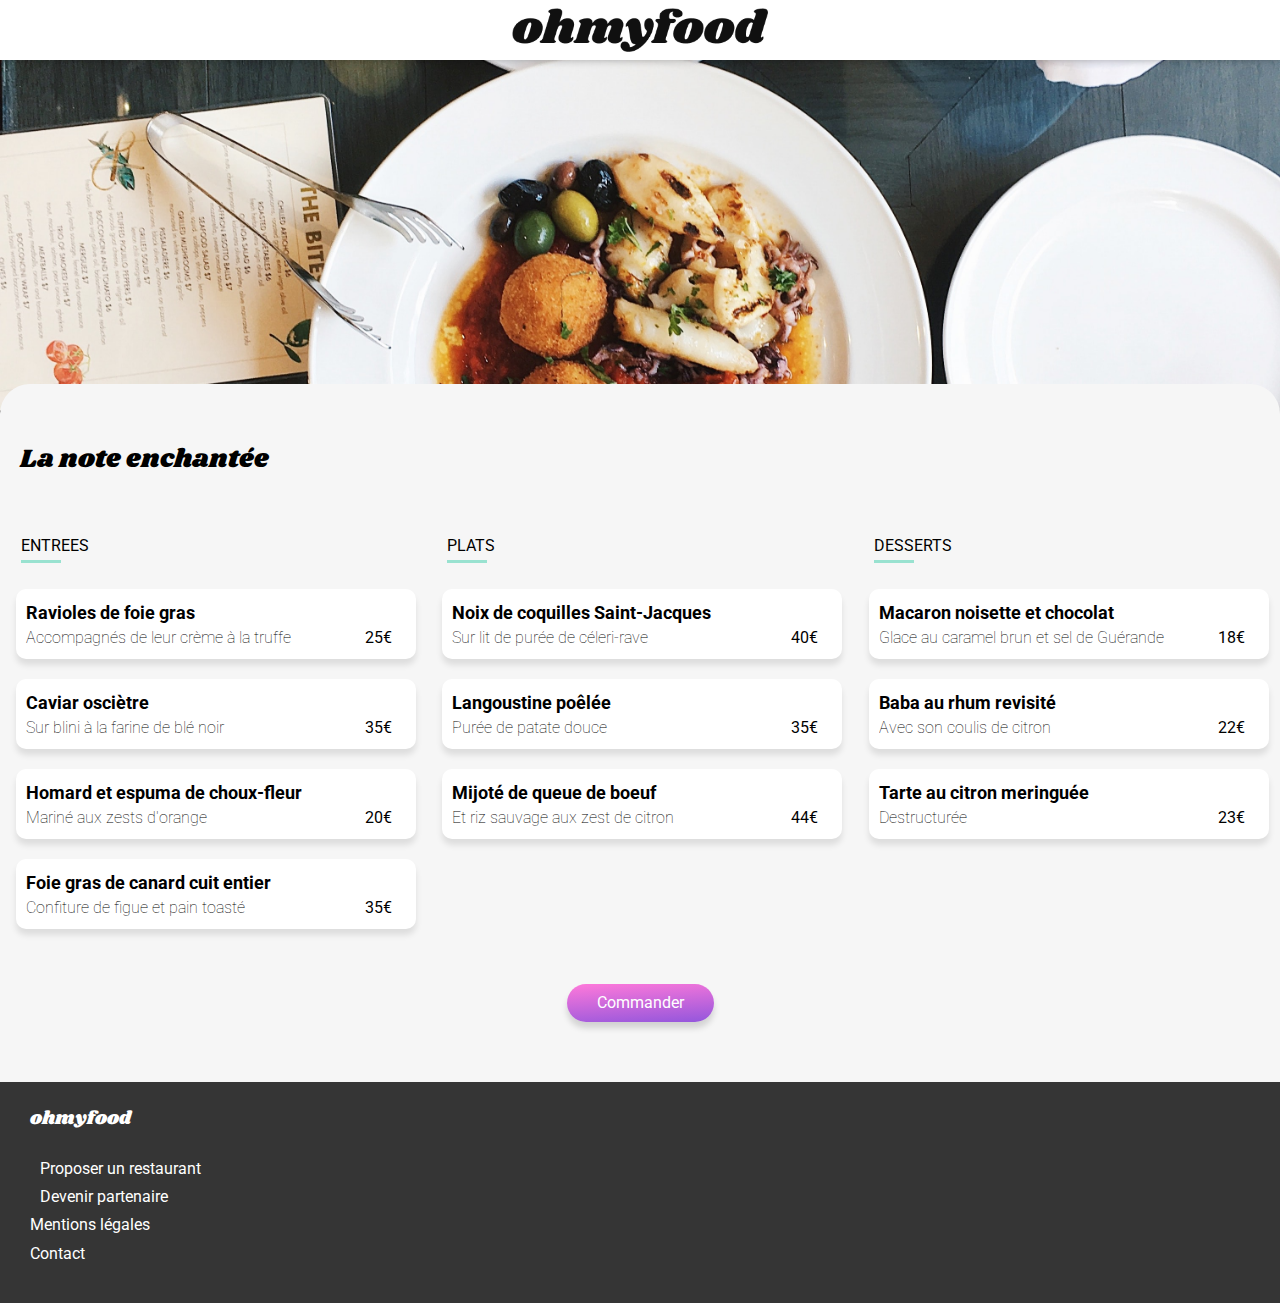
<file: lanoteenchantee.html>
<!DOCTYPE html>
<html lang="fr">

<head>
    <meta charset="UTF-8"/>
    <meta name="viewport" content="width=device-width, initial-scale=1">
    <title>lanoteenchantee</title>
    <link rel="stylesheet" href="https://pro.fontawesome.com/releases/v5.10.0/css/all.css"
          integrity="sha384-AYmEC3Yw5cVb3ZcuHtOA93w35dYTsvhLPVnYs9eStHfGJvOvKxVfELGroGkvsg+p" crossorigin="anonymous"/>
    <link rel="preconnect" href="https://fonts.googleapis.com">
    <link rel="preconnect" href="https://fonts.gstatic.com" crossorigin>
    <link href="https://fonts.googleapis.com/css2?family=Roboto:wght@100;400;500;900&family=Shrikhand&display=swap"
          rel="stylesheet">
    <link rel="stylesheet" href="css/styles.css"/>
    <link rel="stylesheet" href="css/restaurants.css"/>
</head>

<body>
<header>
    <nav class="navbar">
        <div class="return">
            <a href="index.html"><i class="fas fa-arrow-left"></i></a>
        </div>
        <img class="logo" src="images/logo/ohmyfood.png" alt="logo">
    </nav>
</header>

<section>
    <img class="reception" src="images/restaurants/stil-u2Lp8tXIcjw-unsplash.jpg" alt="lanoteenchantee">
</section>

<section class="dish-restaurants">
    <h3 class="text-2xl">La note enchantée<i class="far fa-heart fade-in"></i></h3>

    <div class="details">
        <div class="card-block">
            <p class="title">ENTREES</p>


            <article class="card">
                <div class="card__body">
                    <div class="text-xl">
                        <strong>Ravioles de foie gras</strong>
                        <p>Accompagnés de leur crème à la truffe</p>
                    </div>
                    <div class="tarif">25€</div>
                    <div class="check">
                        <i class="fas fa-check-circle text-2xl"></i>
                    </div>
                </div>
            </article>

            <article class="card">
                <div class="card__body">
                    <div class="text-xl">
                        <strong class="overflow-ellipsis">Caviar osciètre</strong>
                        <p class="overflow-ellipsis">Sur blini à la farine de blé noir</p>
                    </div>
                    <div class="tarif">35€</div>
                    <div class="check">
                        <i class="fas fa-check-circle text-2xl"></i>
                    </div>
                </div>
            </article>

            <article class="card">
                <div class="card__body">
                    <div class="text-xl">
                        <strong class="overflow-ellipsis">Homard et espuma de choux-fleur</strong>
                        <p class="overflow-ellipsis">Mariné aux zests d'orange</p>
                    </div>
                    <div class="tarif">20€</div>
                    <div class="check">
                        <i class="fas fa-check-circle text-2xl"></i>
                    </div>
                </div>
            </article>

            <article class="card">
                <div class="card__body">
                    <div class="text-xl">
                        <strong class="overflow-ellipsis">Foie gras de canard cuit entier</strong>
                        <p class="overflow-ellipsis">Confiture de figue et pain toasté</p>
                    </div>
                    <div class="tarif">35€</div>
                    <div class="check">
                        <i class="fas fa-check-circle text-2xl"></i>
                    </div>
                </div>
            </article>
        </div>

        <div class="card-block">
            <p class="title">PLATS</p>

            <article class="card">
                <div class="card__body">
                    <div class="text-xl">
                        <strong class="overflow-ellipsis">Noix de coquilles Saint-Jacques</strong>
                        <p class="overflow-ellipsis">Sur lit de purée de céleri-rave</p>
                    </div>
                    <div class="tarif">40€</div>
                    <div class="check">
                        <i class="fas fa-check-circle text-2xl"></i>
                    </div>
                </div>
            </article>

            <article class="card">
                <div class="card__body">
                    <div class="text-xl">
                        <strong class="overflow-ellipsis">Langoustine poêlée</strong>
                        <p class="overflow-ellipsis">Purée de patate douce</p>
                    </div>
                    <div class="tarif">35€</div>
                    <div class="check">
                        <i class="fas fa-check-circle text-2xl"></i>
                    </div>
                </div>
            </article>

            <article class="card">
                <div class="card__body">
                    <div class="text-xl">
                        <strong class="overflow-ellipsis">Mijoté de queue de boeuf</strong>
                        <p class="overflow-ellipsis">Et riz sauvage aux zest de citron</p>
                    </div>
                    <div class="tarif">44€</div>
                    <div class="check">
                        <i class="fas fa-check-circle text-2xl"></i>
                    </div>
                </div>
            </article>
        </div>

        <div class="card-block">
            <p class="title">DESSERTS</p>

            <article class="card">
                <div class="card__body">
                    <div class="text-xl">
                        <strong class="overflow-ellipsis">Macaron noisette et chocolat</strong>
                        <p class="overflow-ellipsis">Glace au caramel brun et sel de Guérande</p>
                    </div>
                    <div class="tarif">18€</div>
                    <div class="check">
                        <i class="fas fa-check-circle text-2xl"></i>
                    </div>
                </div>
            </article>

            <article class="card">
                <div class="card__body">
                    <div class="text-xl">
                        <strong class="overflow-ellipsis">Baba au rhum revisité</strong>
                        <p class="overflow-ellipsis">Avec son coulis de citron</p>
                    </div>
                    <div class="tarif">22€</div>
                    <div class="check">
                        <i class="fas fa-check-circle text-2xl"></i>
                    </div>
                </div>
            </article>

            <article class="card">
                <div class="card__body">
                    <div class="text-xl">
                        <strong class="overflow-ellipsis">Tarte au citron meringuée</strong>
                        <p class="overflow-ellipsis">Destructurée</p>
                    </div>
                    <div class="tarif">23€</div>
                    <div class="check">
                        <i class="fas fa-check-circle text-2xl"></i>
                    </div>
                </div>
            </article>
        </div>
    </div>

        <div class="btn-order">
            <button class="btn btn--primary" type="button">Commander</button>
        </div>

</section>

<footer>
    <div class="footer">
        <h3>ohmyfood</h3>
        <nav>
            <ul>
                <li><i class="fas fa-utensils"></i><a href="#proposer-un-restaurant">Proposer un restaurant</a></li>
                <li><i class="fas fa-hands-helping"></i><a href="#devenir-partenaire">Devenir partenaire</a></li>
                <li><a href="#mentions-legales">Mentions légales</a></li>
                <li><a href="mailto:contact@ohmyfood.com?subject=Prise de contact">Contact</a></li>
            </ul>
        </nav>
    </div>
</footer>
</body>

</html>
</file>
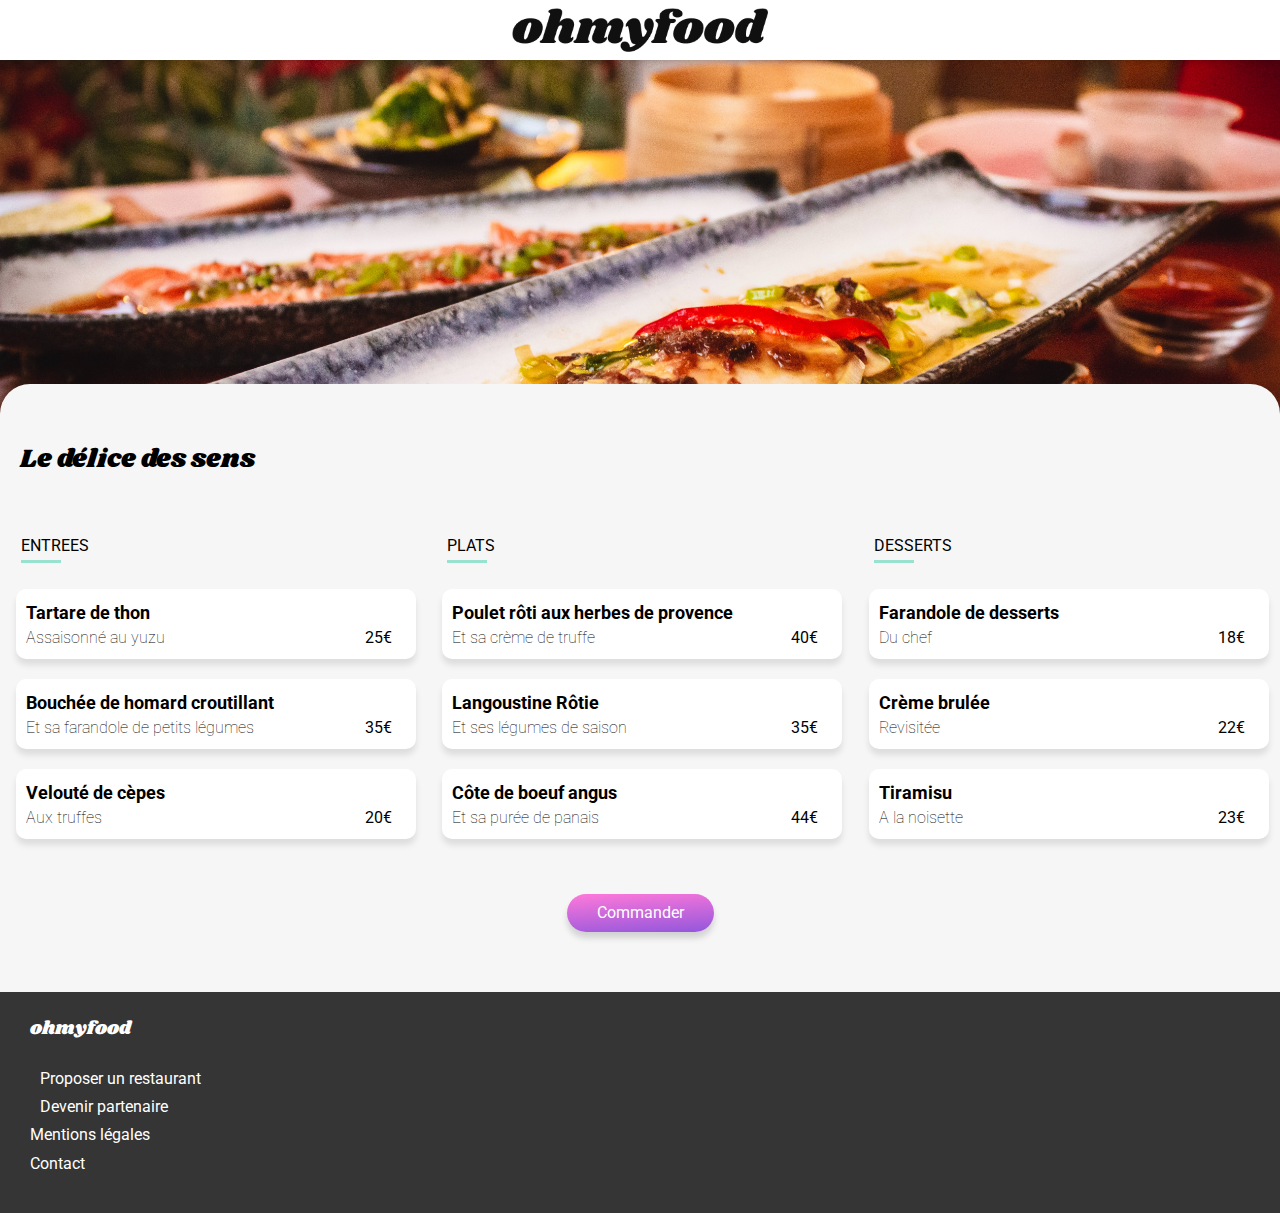
<file: le-delice-des-sens.html>
<!DOCTYPE html>
<html lang="fr">

<head>
    <meta charset="UTF-8"/>
    <meta name="viewport" content="width=device-width, initial-scale=1">
    <title>lanoteenchantee</title>
    <link rel="stylesheet" href="https://pro.fontawesome.com/releases/v5.10.0/css/all.css"
          integrity="sha384-AYmEC3Yw5cVb3ZcuHtOA93w35dYTsvhLPVnYs9eStHfGJvOvKxVfELGroGkvsg+p" crossorigin="anonymous"/>
    <link rel="preconnect" href="https://fonts.googleapis.com">
    <link rel="preconnect" href="https://fonts.gstatic.com" crossorigin>
    <link href="https://fonts.googleapis.com/css2?family=Roboto:wght@100;400;500;900&family=Shrikhand&display=swap"
          rel="stylesheet">
    <link rel="stylesheet" href="css/styles.css"/>
    <link rel="stylesheet" href="css/restaurants.css"/>
</head>

<body>
<header>
    <nav class="navbar">
        <a href="index.html" class="return"><i class="fas fa-arrow-left"></i></a>
        <img class="logo" src="images/logo/ohmyfood.png" alt="logo">
    </nav>
</header>

<div>
    <img class="reception" src="images/restaurants/louis-hansel-shotsoflouis-qNBGVyOCY8Q-unsplash.jpg"
         alt="ledelicedessens">
</div>

<section class="dish-restaurants">
    <h3 class="text-2xl">Le délice des sens<i class="far fa-heart fade-in"></i></h3>

    <div class="details">
        <div class="card-block">
            <p class="title">ENTREES</p>


            <div class="card">
                <div class="card__body">
                    <div class="text-xl">
                        <strong>Tartare de thon</strong>
                        <p>Assaisonné au yuzu</p>
                    </div>
                    <div class="tarif">25€</div>
                    <div class="check">
                        <i class="fas fa-check-circle text-2xl"></i>
                    </div>
                </div>
            </div>

            <div class="card">
                <div class="card__body">
                    <div class="text-xl">
                        <strong class="overflow-ellipsis">Bouchée de homard croutillant</strong>
                        <p class="overflow-ellipsis">Et sa farandole de petits légumes</p>
                    </div>
                    <div class="tarif">35€</div>
                    <div class="check">
                        <i class="fas fa-check-circle text-2xl"></i>
                    </div>
                </div>
            </div>

            <div class="card">
                <div class="card__body">
                    <div class="text-xl">
                        <strong class="overflow-ellipsis">Velouté de cèpes</strong>
                        <p class="overflow-ellipsis">Aux truffes</p>
                    </div>
                    <div class="tarif">20€</div>
                    <div class="check">
                        <i class="fas fa-check-circle text-2xl"></i>
                    </div>
                </div>
            </div>
        </div>

        <div class="card-block">
            <p class="title">PLATS</p>

            <div class="card">
                <div class="card__body">
                    <div class="text-xl">
                        <strong class="overflow-ellipsis">Poulet rôti aux herbes de provence</strong>
                        <p class="overflow-ellipsis">Et sa crème de truffe</p>
                    </div>
                    <div class="tarif">40€</div>
                    <div class="check">
                        <i class="fas fa-check-circle text-2xl"></i>
                    </div>
                </div>
            </div>

            <div class="card">
                <div class="card__body">
                    <div class="text-xl">
                        <strong class="overflow-ellipsis">Langoustine Rôtie</strong>
                        <p class="overflow-ellipsis">Et ses légumes de saison</p>
                    </div>
                    <div class="tarif">35€</div>
                    <div class="check">
                        <i class="fas fa-check-circle text-2xl"></i>
                    </div>
                </div>
            </div>

            <div class="card">
                <div class="card__body">
                    <div class="text-xl">
                        <strong class="overflow-ellipsis">Côte de boeuf angus</strong>
                        <p class="overflow-ellipsis">Et sa purée de panais</p>
                    </div>
                    <div class="tarif">44€</div>
                    <div class="check">
                        <i class="fas fa-check-circle text-2xl"></i>
                    </div>
                </div>
            </div>
        </div>

        <div class="card-block">
            <p class="title">DESSERTS</p>

            <div class="card">
                <div class="card__body">
                    <div class="text-xl">
                        <strong class="overflow-ellipsis">Farandole de desserts</strong>
                        <p class="overflow-ellipsis">Du chef</p>
                    </div>
                    <div class="tarif">18€</div>
                    <div class="check">
                        <i class="fas fa-check-circle text-2xl"></i>
                    </div>
                </div>
            </div>

            <div class="card">
                <div class="card__body">
                    <div class="text-xl">
                        <strong class="overflow-ellipsis">Crème brulée</strong>
                        <p class="overflow-ellipsis">Revisitée</p>
                    </div>
                    <div class="tarif">22€</div>
                    <div class="check">
                        <i class="fas fa-check-circle text-2xl"></i>
                    </div>
                </div>
            </div>

            <div class="card">
                <div class="card__body">
                    <div class="text-xl">
                        <strong class="overflow-ellipsis">Tiramisu</strong>
                        <p class="overflow-ellipsis">A la noisette</p>
                    </div>
                    <div class="tarif">23€</div>
                    <div class="check">
                        <i class="fas fa-check-circle text-2xl"></i>
                    </div>
                </div>
            </div>
        </div>
    </div>

    <div class="btn-order">
        <button class="btn btn--primary" type="button">Commander</button>
    </div>

</section>

<footer>
    <div class="footer">
        <h3>ohmyfood</h3>
        <nav>
            <ul>
                <li><i class="fas fa-utensils"></i><a href="#proposer-un-restaurant">Proposer un restaurant</a></li>
                <li><i class="fas fa-hands-helping"></i><a href="#devenir-partenaire">Devenir partenaire</a></li>
                <li><a href="#mentions-legales">Mentions légales</a></li>
                <li><a href="mailto:contact@ohmyfood.com?">Contact</a></li>
            </ul>
        </nav>
    </div>
</footer>
</body>

</html>
</file>
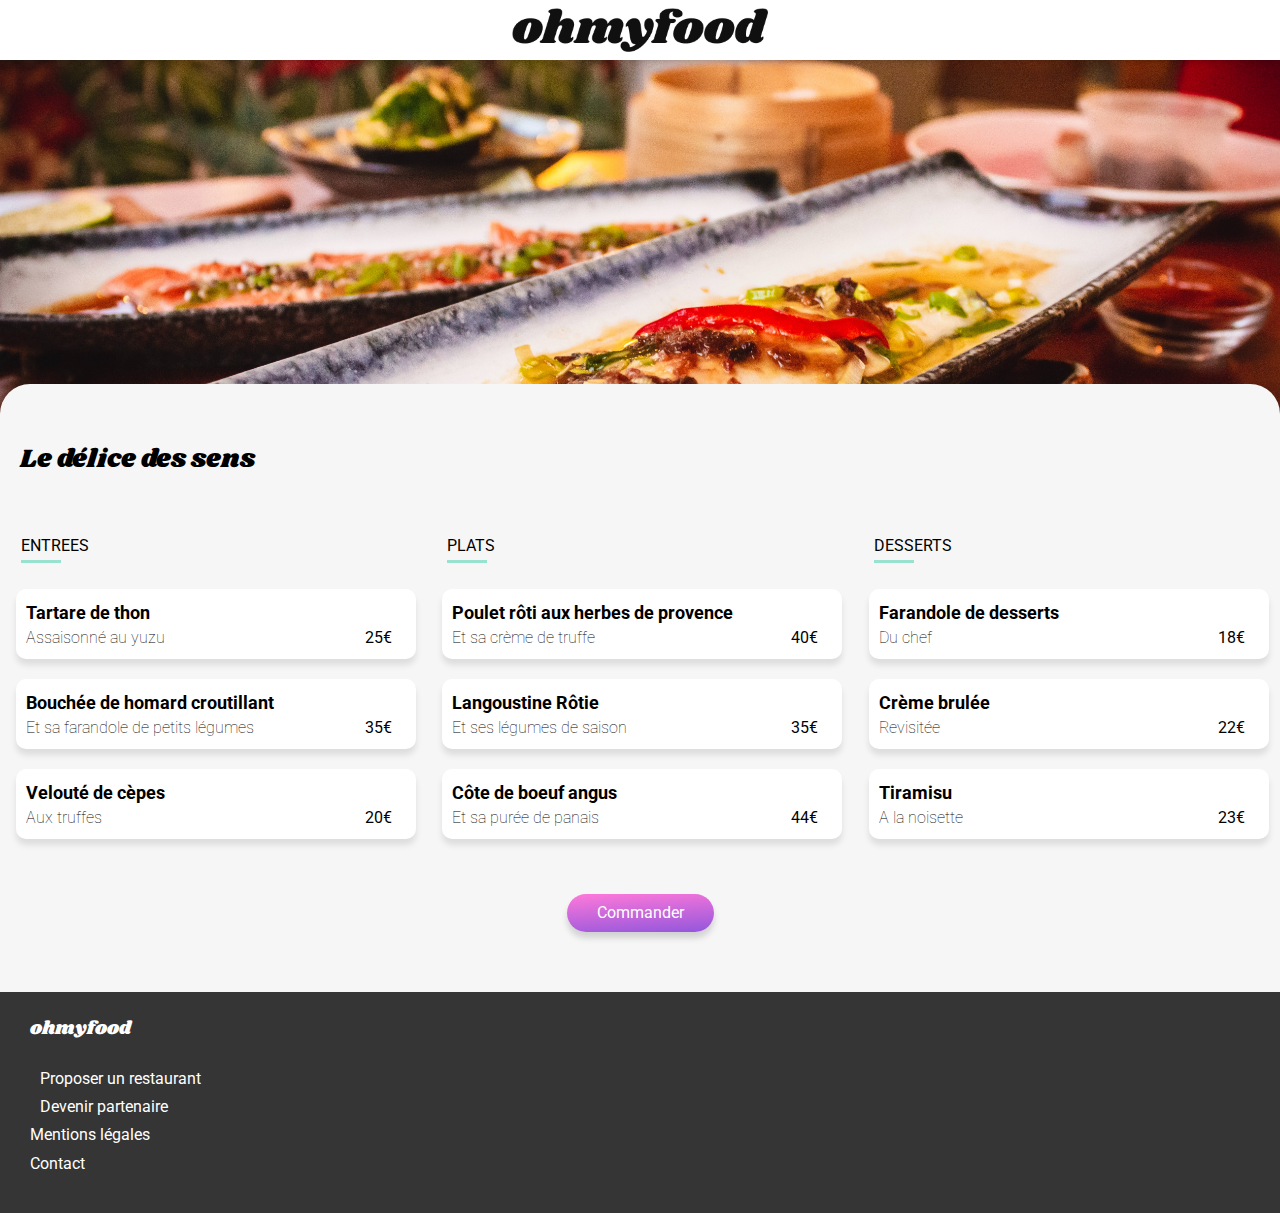
<file: ledelicedessens.html>
<!DOCTYPE html>
<html lang="fr">

<head>
    <meta charset="UTF-8"/>
    <meta name="viewport" content="width=device-width, initial-scale=1">
    <title>lanoteenchantee</title>
    <link rel="stylesheet" href="https://pro.fontawesome.com/releases/v5.10.0/css/all.css"
          integrity="sha384-AYmEC3Yw5cVb3ZcuHtOA93w35dYTsvhLPVnYs9eStHfGJvOvKxVfELGroGkvsg+p" crossorigin="anonymous"/>
    <link rel="preconnect" href="https://fonts.googleapis.com">
    <link rel="preconnect" href="https://fonts.gstatic.com" crossorigin>
    <link href="https://fonts.googleapis.com/css2?family=Roboto:wght@100;400;500;900&family=Shrikhand&display=swap"
          rel="stylesheet">
    <link rel="stylesheet" href="css/styles.css"/>
    <link rel="stylesheet" href="css/restaurants.css"/>
</head>

<body>
<header>
    <nav class="navbar">
        <div class="return">
            <a href="index.html"><i class="fas fa-arrow-left"></i></a>
        </div>
        <img class="logo" src="images/logo/ohmyfood.png" alt="logo">
    </nav>
</header>

<section>
    <img class="reception" src="images/restaurants/louis-hansel-shotsoflouis-qNBGVyOCY8Q-unsplash.jpg"
         alt="ledelicedessens">
</section>

<section class="dish-restaurants">
    <h3 class="text-2xl">Le délice des sens<i class="far fa-heart fade-in"></i></h3>

    <div class="details">
        <div class="card-block">
            <p class="title">ENTREES</p>


            <article class="card">
                <div class="card__body">
                    <div class="text-xl">
                        <strong>Tartare de thon</strong>
                        <p>Assaisonné au yuzu</p>
                    </div>
                    <div class="tarif">25€</div>
                    <div class="check">
                        <i class="fas fa-check-circle text-2xl"></i>
                    </div>
                </div>
            </article>

            <article class="card">
                <div class="card__body">
                    <div class="text-xl">
                        <strong class="overflow-ellipsis">Bouchée de homard croutillant</strong>
                        <p class="overflow-ellipsis">Et sa farandole de petits légumes</p>
                    </div>
                    <div class="tarif">35€</div>
                    <div class="check">
                        <i class="fas fa-check-circle text-2xl"></i>
                    </div>
                </div>
            </article>

            <article class="card">
                <div class="card__body">
                    <div class="text-xl">
                        <strong class="overflow-ellipsis">Velouté de cèpes</strong>
                        <p class="overflow-ellipsis">Aux truffes</p>
                    </div>
                    <div class="tarif">20€</div>
                    <div class="check">
                        <i class="fas fa-check-circle text-2xl"></i>
                    </div>
                </div>
            </article>
        </div>

        <div class="card-block">
            <p class="title">PLATS</p>

            <article class="card">
                <div class="card__body">
                    <div class="text-xl">
                        <strong class="overflow-ellipsis">Poulet rôti aux herbes de provence</strong>
                        <p class="overflow-ellipsis">Et sa crème de truffe</p>
                    </div>
                    <div class="tarif">40€</div>
                    <div class="check">
                        <i class="fas fa-check-circle text-2xl"></i>
                    </div>
                </div>
            </article>

            <article class="card">
                <div class="card__body">
                    <div class="text-xl">
                        <strong class="overflow-ellipsis">Langoustine Rôtie</strong>
                        <p class="overflow-ellipsis">Et ses légumes de saison</p>
                    </div>
                    <div class="tarif">35€</div>
                    <div class="check">
                        <i class="fas fa-check-circle text-2xl"></i>
                    </div>
                </div>
            </article>

            <article class="card">
                <div class="card__body">
                    <div class="text-xl">
                        <strong class="overflow-ellipsis">Côte de boeuf angus</strong>
                        <p class="overflow-ellipsis">Et sa purée de panais</p>
                    </div>
                    <div class="tarif">44€</div>
                    <div class="check">
                        <i class="fas fa-check-circle text-2xl"></i>
                    </div>
                </div>
            </article>
        </div>

        <div class="card-block">
            <p class="title">DESSERTS</p>

            <article class="card">
                <div class="card__body">
                    <div class="text-xl">
                        <strong class="overflow-ellipsis">Farandole de desserts</strong>
                        <p class="overflow-ellipsis">Du chef</p>
                    </div>
                    <div class="tarif">18€</div>
                    <div class="check">
                        <i class="fas fa-check-circle text-2xl"></i>
                    </div>
                </div>
            </article>

            <article class="card">
                <div class="card__body">
                    <div class="text-xl">
                        <strong class="overflow-ellipsis">Crème brulée</strong>
                        <p class="overflow-ellipsis">Revisitée</p>
                    </div>
                    <div class="tarif">22€</div>
                    <div class="check">
                        <i class="fas fa-check-circle text-2xl"></i>
                    </div>
                </div>
            </article>

            <article class="card">
                <div class="card__body">
                    <div class="text-xl">
                        <strong class="overflow-ellipsis">Tiramisu</strong>
                        <p class="overflow-ellipsis">A la noisette</p>
                    </div>
                    <div class="tarif">23€</div>
                    <div class="check">
                        <i class="fas fa-check-circle text-2xl"></i>
                    </div>
                </div>
            </article>
        </div>
    </div>

    <div class="btn-order">
        <button class="btn btn--primary" type="button">Commander</button>
    </div>

</section>

<footer>
    <div class="footer">
        <h3>ohmyfood</h3>
        <nav>
            <ul>
                <li><i class="fas fa-utensils"></i><a href="#proposer-un-restaurant">Proposer un restaurant</a></li>
                <li><i class="fas fa-hands-helping"></i><a href="#devenir-partenaire">Devenir partenaire</a></li>
                <li><a href="#mentions-legales">Mentions légales</a></li>
                <li><a href="mailto:contact@ohmyfood.com?subject=Prise de contact">Contact</a></li>
            </ul>
        </nav>
    </div>
</footer>
</body>

</html>
</file>
<file: css/accueil.css>
/*fonts */
/*colors*/
.description, .location {
  display: flex;
  justify-content: center;
  align-items: center;
}

.restaurants .text-l, .description {
  display: flex;
  flex-direction: column;
}

.location {
  background: #EAEAEA;
  height: 46px;
}
.location i {
  margin-right: 20px;
}

.text-2xl {
  font-weight: 500;
  margin-left: 20px;
  margin-top: 50px;
}

.description {
  text-align: center;
  background: #F6F6F6;
}
.description p {
  margin: 0 30px 30px;
  font-weight: 100;
}
.description .text-2xl {
  font-weight: 500;
  margin: 40px 60px 20px;
}
.description .btn {
  margin-bottom: 50px;
}

.list {
  display: flex;
  flex-direction: column;
}

.functioning {
  margin-bottom: 60px;
}
@media (min-width: 1024px) {
  .functioning {
    margin-top: 25px;
  }
  .functioning .card + .card {
    margin-top: 0;
    margin-right: 30px;
  }
  .functioning .text-2xl {
    margin-right: 20px;
    margin-top: 30px;
    text-align: center;
  }
  .functioning .list {
    flex-direction: row;
  }
}
@media (min-width: 600px) and (max-width: 1023px) {
  .functioning {
    margin-top: 25px;
  }
  .functioning .card + .card {
    margin-top: 0;
    margin-right: 10px;
  }
  .functioning .text-2xl {
    margin-right: 20px;
    margin-top: 30px;
    text-align: center;
  }
  .functioning .list {
    flex-direction: row;
  }
}

.card--more-rounded {
  width: 88%;
  margin-left: 30px;
  overflow: visible;
}
.card--more-rounded:hover {
  background-color: #F6EDFF;
}
.card--more-rounded:hover i {
  color: #9356DC;
}
.card--more-rounded + .card--more-rounded {
  margin-top: 1.5rem;
}
@media (min-width: 1024px) {
  .card--more-rounded + .card--more-rounded {
    margin-top: 0;
  }
}
.card--more-rounded i {
  margin: 0 20px 0 10px;
  color: #7E7E7E;
  font-size: 18px;
}
@media (min-width: 600px) and (max-width: 1023px) {
  .card--more-rounded i {
    margin: 5px;
  }
}
@media (min-width: 1024px) {
  .card--more-rounded .card__body {
    text-align: center;
  }
}
@media (min-width: 600px) and (max-width: 1023px) {
  .card--more-rounded .card__body {
    font-size: 14px;
    padding: 5px 5px 5px 16px;
  }
}

.badge {
  position: absolute;
  top: 50%;
  left: 0;
  transform: translateY(-50%) translateX(-50%);
}
@media (min-width: 1024px) {
  .badge {
    top: 0;
    left: 50%;
  }
}
@media (min-width: 600px) and (max-width: 1023px) {
  .badge {
    top: 0;
    left: 50%;
  }
}

.restaurants {
  background-color: #F6F6F6;
  padding: 50px 20px 60px;
}
@media (min-width: 1024px) {
  .restaurants {
    width: 100%;
  }
}
@media (min-width: 1024px) {
  .restaurants .list {
    flex-direction: row;
    flex-wrap: wrap;
    justify-content: center;
  }
}
@media (min-width: 600px) and (max-width: 1023px) {
  .restaurants .list {
    flex-direction: row;
    flex-wrap: wrap;
    justify-content: space-around;
  }
}
@media (min-width: 1024px) {
  .restaurants .card {
    margin: 20px;
    height: 250px;
    width: 500px;
  }
}
@media (min-width: 600px) and (max-width: 1023px) {
  .restaurants .card {
    margin: 20px;
    height: 250px;
    width: 300px;
  }
}
.restaurants .badge {
  position: absolute;
  top: 10%;
  left: 86%;
  background-color: #99E2D0;
  color: #008765;
  border-radius: 2px;
}
.restaurants .text-2xl {
  margin: 0 0px 20px 0px;
}
@media (min-width: 1024px) {
  .restaurants .text-2xl {
    text-align: center;
    margin-left: 0;
  }
}
@media (min-width: 600px) and (max-width: 1023px) {
  .restaurants .text-2xl {
    text-align: center;
  }
}
.restaurants .card__body {
  display: flex;
  justify-content: space-between;
  margin: 0 0 6px;
}
.restaurants .text-l p {
  font-weight: 100;
}
.restaurants strong {
  margin: 6px 0;
}
.restaurants p {
  margin: 0;
}
.restaurants .fa-heart {
  color: #7E7E7E;
  font-size: 24px;
  margin-top: 10px;
}

.card img {
  height: 180px;
}
.card + .card {
  margin-top: 20px;
}
.card a::after {
  content: "";
  display: block;
  position: absolute;
  top: 0;
  left: 0;
  bottom: 54px;
  right: 0;
}

/*# sourceMappingURL=accueil.css.map */
</file>
<file: css/restaurants.css>
/*fonts */
/*colors*/
.btn-order, .card .check, .return {
  display: flex;
  justify-content: center;
  align-items: center;
}

.return {
  position: absolute;
  left: 0;
  height: 60px;
  width: 60px;
  text-decoration: none;
  color: black;
}

.reception {
  width: 100%;
}
@media (min-width: 1024px) {
  .reception {
    height: 400px;
    object-fit: cover;
  }
}
@media (min-width: 600px) and (max-width: 1023px) {
  .reception {
    height: 300px;
    object-fit: cover;
  }
}

.dish-restaurants {
  background-color: #F6F6F6;
  margin-top: -80px;
  padding-bottom: 60px;
  border-top-right-radius: 30px;
  border-top-left-radius: 30px;
  position: relative;
}
@media (min-width: 1024px) {
  .dish-restaurants {
    display: flex;
    flex-direction: column;
    flex-wrap: wrap;
  }
}
.dish-restaurants h3 {
  display: flex;
  justify-content: space-between;
  padding: 35px 35px 0 20px;
  font-size: 26px;
}
.dish-restaurants h3 i {
  font-weight: 100;
}
@media (min-width: 1024px) {
  .dish-restaurants .card-block {
    display: flex;
    flex-direction: column;
    flex-wrap: wrap;
  }
}
@media (min-width: 1024px) {
  .dish-restaurants .details {
    display: flex;
    justify-content: space-around;
  }
}
.dish-restaurants .title {
  margin: 36px 0 16px 20px;
}
@media (min-width: 1024px) {
  .dish-restaurants .title {
    display: flex;
    flex-direction: column;
  }
}
.dish-restaurants .title::after {
  content: "";
  display: block;
  width: 40px;
  height: 3px;
  margin-top: 4px;
  background-color: #99E2D0;
}

@keyframes rotate {
  to {
    transform: rotateZ(360deg);
  }
}
.card {
  height: 70px;
  margin: 10px 10px 10px 15px;
  background-color: white;
  animation: fadeIn 0.5s linear;
  animation-fill-mode: both;
}
@media (min-width: 1024px) {
  .card {
    width: 400px;
  }
}
.card:hover .check {
  width: 60px;
  transform: translateX(0%);
}
.card:hover .check i {
  animation-duration: 1s;
  animation-name: rotate;
}
.card:first-child {
  position: relative;
}
.card:nth-of-type(1) {
  animation-delay: 0.25s;
}
.card:nth-of-type(2) {
  animation-delay: 0.5s;
}
.card:nth-of-type(3) {
  animation-delay: 0.75s;
}
.card:nth-of-type(4) {
  animation-delay: 1s;
}
.card:nth-of-type(5) {
  animation-delay: 1.25s;
}
.card:nth-of-type(6) {
  animation-delay: 1.5s;
}
.card:nth-of-type(7) {
  animation-delay: 1.75s;
}
.card:nth-of-type(8) {
  animation-delay: 2s;
}
.card:nth-of-type(9) {
  animation-delay: 2.25s;
}
.card:nth-of-type(10) {
  animation-delay: 2.5s;
}
.card .check {
  align-self: stretch;
  margin: -14px -24px -14px 24px;
  transition: transform ease 1s, width ease 1s;
  width: 0;
  color: white;
  background-color: #99E2D0;
  transform: translateX(100%);
}
.card .card__body {
  display: flex;
  align-items: flex-end;
  padding-left: 10px;
}
.card .text-xl {
  flex: 1;
  min-width: 0;
}

.tarif {
  margin-left: 10px;
}

.text-xl p {
  font-weight: 100;
  font-size: 16px;
  margin: 6px 0 0 0;
}

.overflow-ellipsis {
  text-overflow: ellipsis;
  white-space: nowrap;
  overflow: hidden;
}

.fa-heart:hover {
  animation-duration: 1s;
  animation-name: heart;
  font-weight: bold;
  background: #FF79DA;
  background: -webkit-linear-gradient(to top, #FF79DA 0%, #9356DC 100%);
  background: -moz-linear-gradient(to top, #FF79DA 0%, #9356DC 100%);
  background: linear-gradient(to top, #FF79DA 0%, #9356DC 100%);
  -webkit-background-clip: text;
  -webkit-text-fill-color: transparent;
}

@keyframes heart {
  0% {
    opacity: 0;
  }
  50% {
    opacity: 0.5;
  }
  100% {
    opacity: 1;
  }
}
.btn-order {
  margin: 45px 0 0;
}
.btn-order .btn {
  padding: 10px 30px;
}

/*# sourceMappingURL=restaurants.css.map */
</file>
<file: css/styles.css>
/*! normalize.css v8.0.1 | MIT License | github.com/necolas/normalize.css */
/* Document
   ========================================================================== */
/**
 * 1. Correct the line height in all browsers.
 * 2. Prevent adjustments of font size after orientation changes in iOS.
 */
html {
  line-height: 1.15;
  /* 1 */
  -webkit-text-size-adjust: 100%;
  /* 2 */
}

/* Sections
   ========================================================================== */
/**
 * Remove the margin in all browsers.
 */
body {
  margin: 0;
}

/**
 * Render the `main` element consistently in IE.
 */
main {
  display: block;
}

/**
 * Correct the font size and margin on `h1` elements within `section` and
 * `article` contexts in Chrome, Firefox, and Safari.
 */
h1 {
  font-size: 2em;
  margin: 0.67em 0;
}

/* Grouping content
   ========================================================================== */
/**
 * 1. Add the correct box sizing in Firefox.
 * 2. Show the overflow in Edge and IE.
 */
hr {
  box-sizing: content-box;
  /* 1 */
  height: 0;
  /* 1 */
  overflow: visible;
  /* 2 */
}

/**
 * 1. Correct the inheritance and scaling of font size in all browsers.
 * 2. Correct the odd `em` font sizing in all browsers.
 */
pre {
  font-family: monospace, monospace;
  /* 1 */
  font-size: 1em;
  /* 2 */
}

/* Text-level semantics
   ========================================================================== */
/**
 * Remove the gray background on active links in IE 10.
 */
a {
  background-color: transparent;
}

/**
 * 1. Remove the bottom border in Chrome 57-
 * 2. Add the correct text decoration in Chrome, Edge, IE, Opera, and Safari.
 */
abbr[title] {
  border-bottom: none;
  /* 1 */
  text-decoration: underline;
  /* 2 */
  text-decoration: underline dotted;
  /* 2 */
}

/**
 * Add the correct font weight in Chrome, Edge, and Safari.
 */
b,
strong {
  font-weight: bolder;
}

/**
 * 1. Correct the inheritance and scaling of font size in all browsers.
 * 2. Correct the odd `em` font sizing in all browsers.
 */
code,
kbd,
samp {
  font-family: monospace, monospace;
  /* 1 */
  font-size: 1em;
  /* 2 */
}

/**
 * Add the correct font size in all browsers.
 */
small {
  font-size: 80%;
}

/**
 * Prevent `sub` and `sup` elements from affecting the line height in
 * all browsers.
 */
sub,
sup {
  font-size: 75%;
  line-height: 0;
  position: relative;
  vertical-align: baseline;
}

sub {
  bottom: -0.25em;
}

sup {
  top: -0.5em;
}

/* Embedded content
   ========================================================================== */
/**
 * Remove the border on images inside links in IE 10.
 */
img {
  border-style: none;
}

/* Forms
   ========================================================================== */
/**
 * 1. Change the font styles in all browsers.
 * 2. Remove the margin in Firefox and Safari.
 */
button,
input,
optgroup,
select,
textarea {
  font-family: inherit;
  /* 1 */
  font-size: 100%;
  /* 1 */
  line-height: 1.15;
  /* 1 */
  margin: 0;
  /* 2 */
}

/**
 * Show the overflow in IE.
 * 1. Show the overflow in Edge.
 */
button,
input {
  /* 1 */
  overflow: visible;
}

/**
 * Remove the inheritance of text transform in Edge, Firefox, and IE.
 * 1. Remove the inheritance of text transform in Firefox.
 */
button,
select {
  /* 1 */
  text-transform: none;
}

/**
 * Correct the inability to style clickable types in iOS and Safari.
 */
button,
[type=button],
[type=reset],
[type=submit] {
  -webkit-appearance: button;
}

/**
 * Remove the inner border and padding in Firefox.
 */
button::-moz-focus-inner,
[type=button]::-moz-focus-inner,
[type=reset]::-moz-focus-inner,
[type=submit]::-moz-focus-inner {
  border-style: none;
  padding: 0;
}

/**
 * Restore the focus styles unset by the previous rule.
 */
button:-moz-focusring,
[type=button]:-moz-focusring,
[type=reset]:-moz-focusring,
[type=submit]:-moz-focusring {
  outline: 1px dotted ButtonText;
}

/**
 * Correct the padding in Firefox.
 */
fieldset {
  padding: 0.35em 0.75em 0.625em;
}

/**
 * 1. Correct the text wrapping in Edge and IE.
 * 2. Correct the color inheritance from `fieldset` elements in IE.
 * 3. Remove the padding so developers are not caught out when they zero out
 *    `fieldset` elements in all browsers.
 */
legend {
  box-sizing: border-box;
  /* 1 */
  color: inherit;
  /* 2 */
  display: table;
  /* 1 */
  max-width: 100%;
  /* 1 */
  padding: 0;
  /* 3 */
  white-space: normal;
  /* 1 */
}

/**
 * Add the correct vertical alignment in Chrome, Firefox, and Opera.
 */
progress {
  vertical-align: baseline;
}

/**
 * Remove the default vertical scrollbar in IE 10+.
 */
textarea {
  overflow: auto;
}

/**
 * 1. Add the correct box sizing in IE 10.
 * 2. Remove the padding in IE 10.
 */
[type=checkbox],
[type=radio] {
  box-sizing: border-box;
  /* 1 */
  padding: 0;
  /* 2 */
}

/**
 * Correct the cursor style of increment and decrement buttons in Chrome.
 */
[type=number]::-webkit-inner-spin-button,
[type=number]::-webkit-outer-spin-button {
  height: auto;
}

/**
 * 1. Correct the odd appearance in Chrome and Safari.
 * 2. Correct the outline style in Safari.
 */
[type=search] {
  -webkit-appearance: textfield;
  /* 1 */
  outline-offset: -2px;
  /* 2 */
}

/**
 * Remove the inner padding in Chrome and Safari on macOS.
 */
[type=search]::-webkit-search-decoration {
  -webkit-appearance: none;
}

/**
 * 1. Correct the inability to style clickable types in iOS and Safari.
 * 2. Change font properties to `inherit` in Safari.
 */
::-webkit-file-upload-button {
  -webkit-appearance: button;
  /* 1 */
  font: inherit;
  /* 2 */
}

/* Interactive
   ========================================================================== */
/*
 * Add the correct display in Edge, IE 10+, and Firefox.
 */
details {
  display: block;
}

/*
 * Add the correct display in all browsers.
 */
summary {
  display: list-item;
}

/* Misc
   ========================================================================== */
/**
 * Add the correct display in IE 10+.
 */
template {
  display: none;
}

/**
 * Add the correct display in IE 10.
 */
[hidden] {
  display: none;
}

/*fonts */
/*colors*/
.loader-overlay, .navbar {
  display: flex;
  justify-content: center;
  align-items: center;
}

/* Base */
* {
  box-sizing: border-box;
}

html {
  font-family: "Roboto", sans-serif;
  scroll-behavior: smooth;
}

h1, h2, h3, h4, h5, h6 {
  font-family: "Shrikhand", sans-serif;
  font-weight: 500;
}

@keyframes fadeIn {
  0% {
    opacity: 0;
  }
  75% {
    opacity: 0.5;
  }
  100% {
    opacity: 1;
  }
}
.fade-in:hover {
  animation-duration: 1s;
  animation-name: fadeIn;
  animation-fill-mode: both;
}

.fa-heart:hover {
  font-weight: 900;
  background: #FF79DA;
  background: -webkit-linear-gradient(to top, #FF79DA 0%, #9356DC 100%);
  background: -moz-linear-gradient(to top, #FF79DA 0%, #9356DC 100%);
  background: linear-gradient(to top, #FF79DA 0%, #9356DC 100%);
  -webkit-background-clip: text;
  -webkit-text-fill-color: transparent;
}

.text-xs {
  font-size: 8px;
}

.text-s {
  font-size: 10px;
}

.text-m {
  font-size: 14px;
}

.text-l {
  font-size: 16px;
}

.text-xl {
  font-size: 18px;
}

.text-2xl {
  font-size: 24px;
}

.text-3xl {
  font-size: 28px;
}

footer {
  background-color: #353535;
  color: white;
}
footer h3 {
  padding: 26px 30px 20px;
  margin: 0;
}
footer ul {
  padding: 0 30px 30px;
  margin: 0;
  list-style: none;
}
footer .fa-utensils {
  font-size: 14px;
  margin-right: 10px;
}
footer .fa-hands-helping {
  font-size: 10px;
  margin-right: 10px;
}
footer a {
  text-decoration: none;
}
footer a:link {
  color: white;
}
footer li {
  margin: 10px 0;
}

.navbar {
  height: 60px;
  box-shadow: 0 0 8px 0 rgba(0, 0, 0, 0.3);
  position: sticky;
}
.navbar .logo {
  width: 50%;
}
@media (min-width: 1024px) {
  .navbar .logo {
    width: 20%;
  }
}
@media (min-width: 600px) and (max-width: 1023px) {
  .navbar .logo {
    width: 30%;
  }
}

.btn {
  padding: 16px 26px;
  border-radius: 30px;
  border: none;
  box-shadow: 0px 6px 6px 0px rgba(0, 0, 0, 0.15);
}
.btn:hover {
  box-shadow: 0px 6px 6px 0px rgba(0, 0, 0, 0.5);
  opacity: 0.75;
}
.btn--primary {
  background: linear-gradient(176deg, #FF79DA, #9356DC);
  color: white;
  font-weight: 400;
}

.card {
  display: flex;
  flex-direction: column;
  position: relative;
  box-shadow: 0 6px 6px 0 rgba(0, 0, 0, 0.1);
  border-radius: 10px;
  overflow: hidden;
}
.card--more-rounded {
  border-radius: 20px;
  background-color: #F6F6F6;
}
.card img {
  object-fit: cover;
  width: 100%;
}
.card__body {
  padding: 14px 24px;
  flex: 1 1 100%;
}

.badge {
  border-radius: 50rem;
  background-color: #9356DC;
  color: white;
  padding: 4px 6px;
  line-height: 1;
  font-size: 14px;
}

.loader {
  color: #99E2D0;
  font-size: 90px;
  text-indent: -9999em;
  overflow: hidden;
  width: 1em;
  height: 1em;
  border-radius: 50%;
  margin: 72px auto;
  position: relative;
  transform: translateZ(0);
  animation: loader 1.7s infinite ease, round 1.7s infinite ease;
}
.loader-overlay {
  width: 100%;
  height: 100%;
  position: fixed;
  z-index: 1000;
  animation: invisible 5s forwards;
  background-color: rgba(0, 0, 0, 0.4);
}

@keyframes loader {
  0% {
    box-shadow: 0 -0.83em 0 -0.4em, 0 -0.83em 0 -0.42em, 0 -0.83em 0 -0.44em, 0 -0.83em 0 -0.46em, 0 -0.83em 0 -0.477em;
  }
  5%, 95% {
    box-shadow: 0 -0.83em 0 -0.4em, 0 -0.83em 0 -0.42em, 0 -0.83em 0 -0.44em, 0 -0.83em 0 -0.46em, 0 -0.83em 0 -0.477em;
  }
  10%, 59% {
    box-shadow: 0 -0.83em 0 -0.4em, -0.087em -0.825em 0 -0.42em, -0.173em -0.812em 0 -0.44em, -0.256em -0.789em 0 -0.46em, -0.297em -0.775em 0 -0.477em;
  }
  20% {
    box-shadow: 0 -0.83em 0 -0.4em, -0.338em -0.758em 0 -0.42em, -0.555em -0.617em 0 -0.44em, -0.671em -0.488em 0 -0.46em, -0.749em -0.34em 0 -0.477em;
  }
  38% {
    box-shadow: 0 -0.83em 0 -0.4em, -0.377em -0.74em 0 -0.42em, -0.645em -0.522em 0 -0.44em, -0.775em -0.297em 0 -0.46em, -0.82em -0.09em 0 -0.477em;
  }
  100% {
    box-shadow: 0 -0.83em 0 -0.4em, 0 -0.83em 0 -0.42em, 0 -0.83em 0 -0.44em, 0 -0.83em 0 -0.46em, 0 -0.83em 0 -0.477em;
  }
}
@keyframes round {
  0% {
    transform: rotate(0deg);
  }
  100% {
    transform: rotate(360deg);
  }
}
@keyframes invisible {
  99% {
    opacity: 1;
  }
  100% {
    opacity: 0;
    z-index: -1;
  }
}

/*# sourceMappingURL=styles.css.map */
</file>
